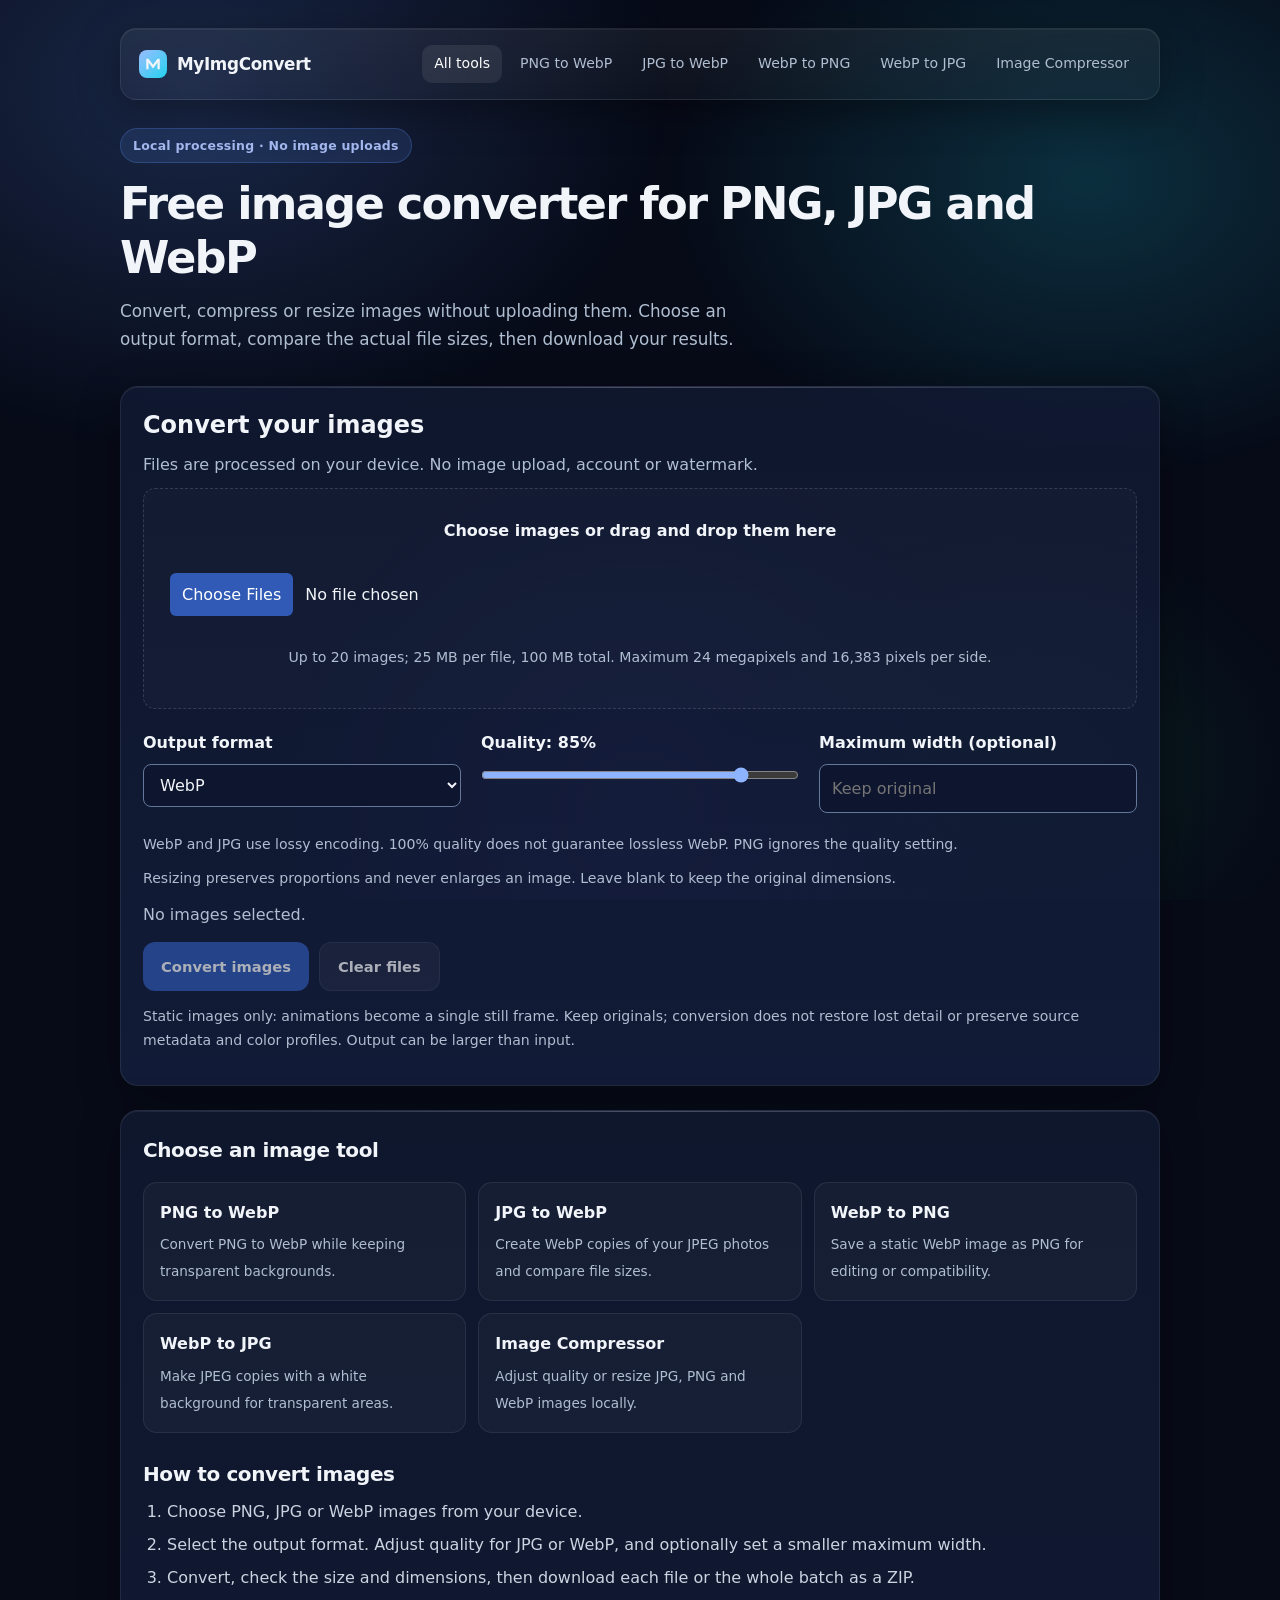
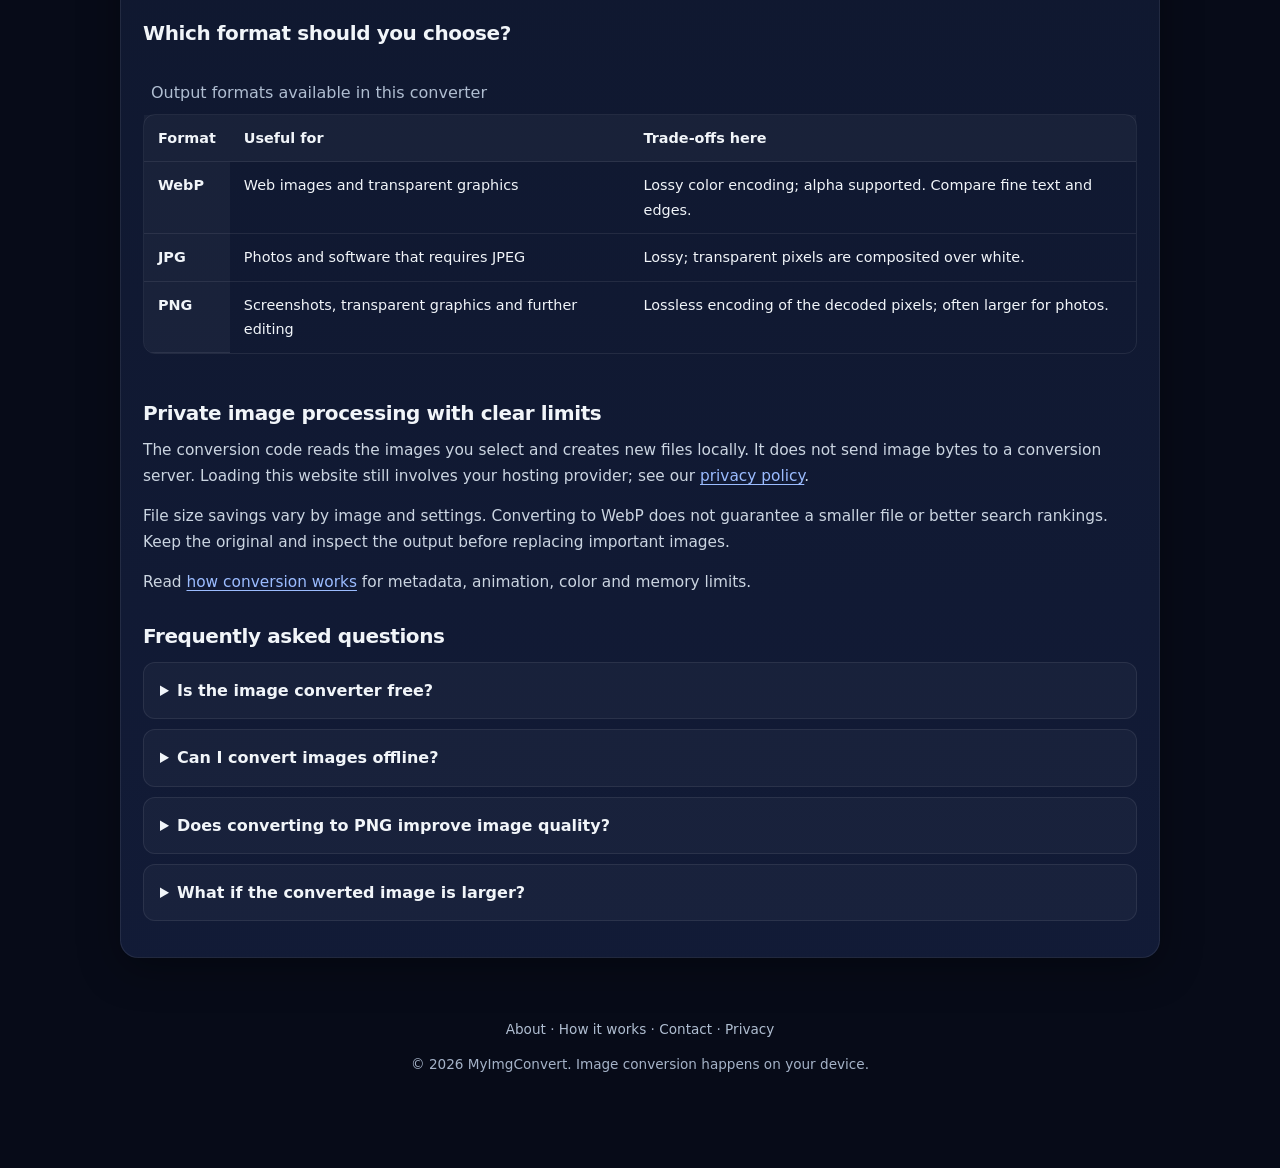
<file: index.html>
<!doctype html>
<html lang="en"><head>
<meta charset="utf-8"><meta name="viewport" content="width=device-width,initial-scale=1">
<title>Free Image Converter: PNG, JPG &amp; WebP | MyImgConvert</title><meta name="description" content="Convert and compress PNG, JPG and WebP images in your browser. Keep images on your device, resize if needed, and download individual files or a ZIP.">
<link rel="canonical" href="https://myimgconvert.com/"><meta name="robots" content="index,follow,max-image-preview:large">
<meta name="theme-color" content="#0e152e"><meta property="og:type" content="website">
<meta property="og:title" content="Free Image Converter: PNG, JPG &amp; WebP | MyImgConvert"><meta property="og:description" content="Convert and compress PNG, JPG and WebP images in your browser. Keep images on your device, resize if needed, and download individual files or a ZIP.">
<meta property="og:url" content="https://myimgconvert.com/"><meta property="og:site_name" content="MyImgConvert">
<meta property="og:image" content="https://myimgconvert.com/og.png"><meta property="og:image:width" content="1200"><meta property="og:image:height" content="630"><meta property="og:image:alt" content="MyImgConvert — private image conversion">
<meta name="twitter:card" content="summary_large_image"><meta name="twitter:title" content="Free Image Converter: PNG, JPG &amp; WebP | MyImgConvert"><meta name="twitter:description" content="Convert and compress PNG, JPG and WebP images in your browser. Keep images on your device, resize if needed, and download individual files or a ZIP."><meta name="twitter:image" content="https://myimgconvert.com/og.png">
<link rel="icon" href="/favicon.svg" type="image/svg+xml"><link rel="stylesheet" href="/style.css">
<script type="application/ld+json">{"@context": "https://schema.org", "@graph": [{"@type": "Organization", "@id": "https://myimgconvert.com/#organization", "name": "MyImgConvert", "url": "https://myimgconvert.com/"}, {"@type": "WebSite", "@id": "https://myimgconvert.com/#website", "name": "MyImgConvert", "url": "https://myimgconvert.com/", "publisher": {"@id": "https://myimgconvert.com/#organization"}}, {"@type": "WebPage", "@id": "https://myimgconvert.com/#webpage", "name": "Free Image Converter: PNG, JPG & WebP | MyImgConvert", "description": "Convert and compress PNG, JPG and WebP images in your browser. Keep images on your device, resize if needed, and download individual files or a ZIP.", "url": "https://myimgconvert.com/", "inLanguage": "en", "isPartOf": {"@id": "https://myimgconvert.com/#website"}, "dateModified": "2026-11-25", "mainEntity": {"@id": "https://myimgconvert.com/#application"}}, {"@type": "WebApplication", "@id": "https://myimgconvert.com/#application", "name": "Free image converter for PNG, JPG and WebP", "url": "https://myimgconvert.com/", "description": "Convert and compress PNG, JPG and WebP images in your browser. Keep images on your device, resize if needed, and download individual files or a ZIP.", "applicationCategory": "MultimediaApplication", "operatingSystem": "Any", "browserRequirements": "Requires JavaScript and Canvas image encoding support", "isAccessibleForFree": true, "offers": {"@type": "Offer", "price": "0", "priceCurrency": "USD"}, "featureList": ["Local image processing", "Up to 20 images per batch", "Individual and ZIP downloads", "Optional resizing"]}]}</script>
</head><body data-format="image/webp">
<a class="skip-link" href="#main">Skip to main content</a><div class="container">
<header class="header"><a class="logo" href="/" aria-label="MyImgConvert home"><i aria-hidden="true"><svg width="18" height="18" viewBox="0 0 24 24" focusable="false"><path d="M3 19V5h3l6 8 6-8h3v14h-3V10l-6 8-6-8v9z" fill="currentColor"/></svg></i> MyImgConvert</a><nav class="nav" aria-label="Image tools"><a href="/" aria-current="page">All tools</a><a href="/png-to-webp.html">PNG to WebP</a><a href="/jpg-to-webp.html">JPG to WebP</a><a href="/webp-to-png.html">WebP to PNG</a><a href="/webp-to-jpg.html">WebP to JPG</a><a href="/image-compressor.html">Image Compressor</a></nav></header>
<main id="main"><section class="hero intro"><div><span class="badge">Local processing · No image uploads</span><h1>Free image converter for PNG, JPG and WebP</h1><p class="lead">Convert, compress or resize images without uploading them. Choose an output format, compare the actual file sizes, then download your results.</p></div></section>
<section class="card tool-card" id="converter" aria-labelledby="tool-heading">
<h2 id="tool-heading">Convert your images</h2>
<p>Files are processed on your device. No image upload, account or watermark.</p>
<noscript><p class="notice">Conversion requires JavaScript. Enable it in your browser to use this tool. The instructions below are available without JavaScript.</p></noscript>
<div class="dropzone" id="dropzone">
<label for="fileInput">Choose images or drag and drop them here</label>
<input id="fileInput" type="file" accept="image/png,image/jpeg,image/webp" multiple aria-describedby="file-limits">
<p id="file-limits">Up to 20 images; 25 MB per file, 100 MB total. Maximum 24 megapixels and 16,383 pixels per side.</p></div>
<div class="controls"><div><label for="outputFormat">Output format</label><select id="outputFormat"><option value="image/webp" selected>WebP</option><option value="image/jpeg">JPG</option><option value="image/png">PNG</option></select></div>
<div><label for="quality">Quality: <output id="qualityVal" for="quality">85%</output></label><input id="quality" type="range" min="10" max="100" value="85" aria-describedby="quality-note"></div>
<div><label for="maxWidth">Maximum width (optional)</label><input id="maxWidth" type="number" min="1" max="16383" step="1" placeholder="Keep original" inputmode="numeric" aria-describedby="resize-note"></div></div>
<p id="quality-note">WebP and JPG use lossy encoding. 100% quality does not guarantee lossless WebP. PNG ignores the quality setting.</p>
<p id="resize-note">Resizing preserves proportions and never enlarges an image. Leave blank to keep the original dimensions.</p>
<p id="selection" role="status" aria-live="polite">No images selected.</p>
<div class="actions"><button class="btn" id="convertBtn" type="button" disabled>Convert images</button><button class="btn ghost" id="clearBtn" type="button" disabled>Clear files</button><button class="btn ghost" id="zipBtn" type="button" hidden>Download all as ZIP</button></div>
<p id="status" role="status" aria-live="polite" aria-atomic="true"></p>
<div id="results" class="results" role="region" aria-label="Converted image downloads"></div>
<p class="small">Static images only: animations become a single still frame. Keep originals; conversion does not restore lost detail or preserve source metadata and color profiles. Output can be larger than input.</p>
</section><div class="card seo article"><h2>Choose an image tool</h2><div class="tools-grid"><a class="tool-link" href="/png-to-webp.html"><b>PNG to WebP</b><span>Convert PNG to WebP while keeping transparent backgrounds.</span></a><a class="tool-link" href="/jpg-to-webp.html"><b>JPG to WebP</b><span>Create WebP copies of your JPEG photos and compare file sizes.</span></a><a class="tool-link" href="/webp-to-png.html"><b>WebP to PNG</b><span>Save a static WebP image as PNG for editing or compatibility.</span></a><a class="tool-link" href="/webp-to-jpg.html"><b>WebP to JPG</b><span>Make JPEG copies with a white background for transparent areas.</span></a><a class="tool-link" href="/image-compressor.html"><b>Image Compressor</b><span>Adjust quality or resize JPG, PNG and WebP images locally.</span></a></div>
<h2>How to convert images</h2><ol><li>Choose PNG, JPG or WebP images from your device.</li><li>Select the output format. Adjust quality for JPG or WebP, and optionally set a smaller maximum width.</li><li>Convert, check the size and dimensions, then download each file or the whole batch as a ZIP.</li></ol>
<h2>Which format should you choose?</h2>
<div class="table-wrap"><table class="table"><caption>Output formats available in this converter</caption><thead><tr><th scope="col">Format</th><th scope="col">Useful for</th><th scope="col">Trade-offs here</th></tr></thead><tbody>
<tr><th scope="row">WebP</th><td>Web images and transparent graphics</td><td>Lossy color encoding; alpha supported. Compare fine text and edges.</td></tr>
<tr><th scope="row">JPG</th><td>Photos and software that requires JPEG</td><td>Lossy; transparent pixels are composited over white.</td></tr>
<tr><th scope="row">PNG</th><td>Screenshots, transparent graphics and further editing</td><td>Lossless encoding of the decoded pixels; often larger for photos.</td></tr>
</tbody></table></div>
<h2>Private image processing with clear limits</h2><p>The conversion code reads the images you select and creates new files locally. It does not send image bytes to a conversion server. Loading this website still involves your hosting provider; see our <a href="/privacy-policy.html">privacy policy</a>.</p>
<p>File size savings vary by image and settings. Converting to WebP does not guarantee a smaller file or better search rankings. Keep the original and inspect the output before replacing important images.</p>
<p>Read <a href="/how-it-works.html">how conversion works</a> for metadata, animation, color and memory limits.</p><section><h2>Frequently asked questions</h2><div class="faq"><details><summary>Is the image converter free?</summary><p>Yes. These browser tools require no account or payment and add no watermark. Each batch is limited to 20 images and 100 MB of input for browser memory management.</p></details><details><summary>Can I convert images offline?</summary><p>Once the page and its conversion script have finished loading, conversion can run without a network connection while that tab remains open. Reopening the site offline is not supported.</p></details><details><summary>Does converting to PNG improve image quality?</summary><p>No. PNG avoids another lossy encoding step, but it cannot restore detail already lost in a JPEG or lossy WebP image.</p></details><details><summary>What if the converted image is larger?</summary><p>The tool reports the increase. Keep the original, lower WebP or JPG quality, or reduce dimensions if appropriate. PNG quality cannot be changed with the quality slider.</p></details></div></section></div></main>
<footer><nav aria-label="Information"><a href="/about.html">About</a> · <a href="/how-it-works.html">How it works</a> · <a href="/contact.html">Contact</a> · <a href="/privacy-policy.html">Privacy</a></nav><p>© 2026 MyImgConvert. Image conversion happens on your device.</p></footer>
</div><script src="/script.js" defer></script></body></html>
</file>
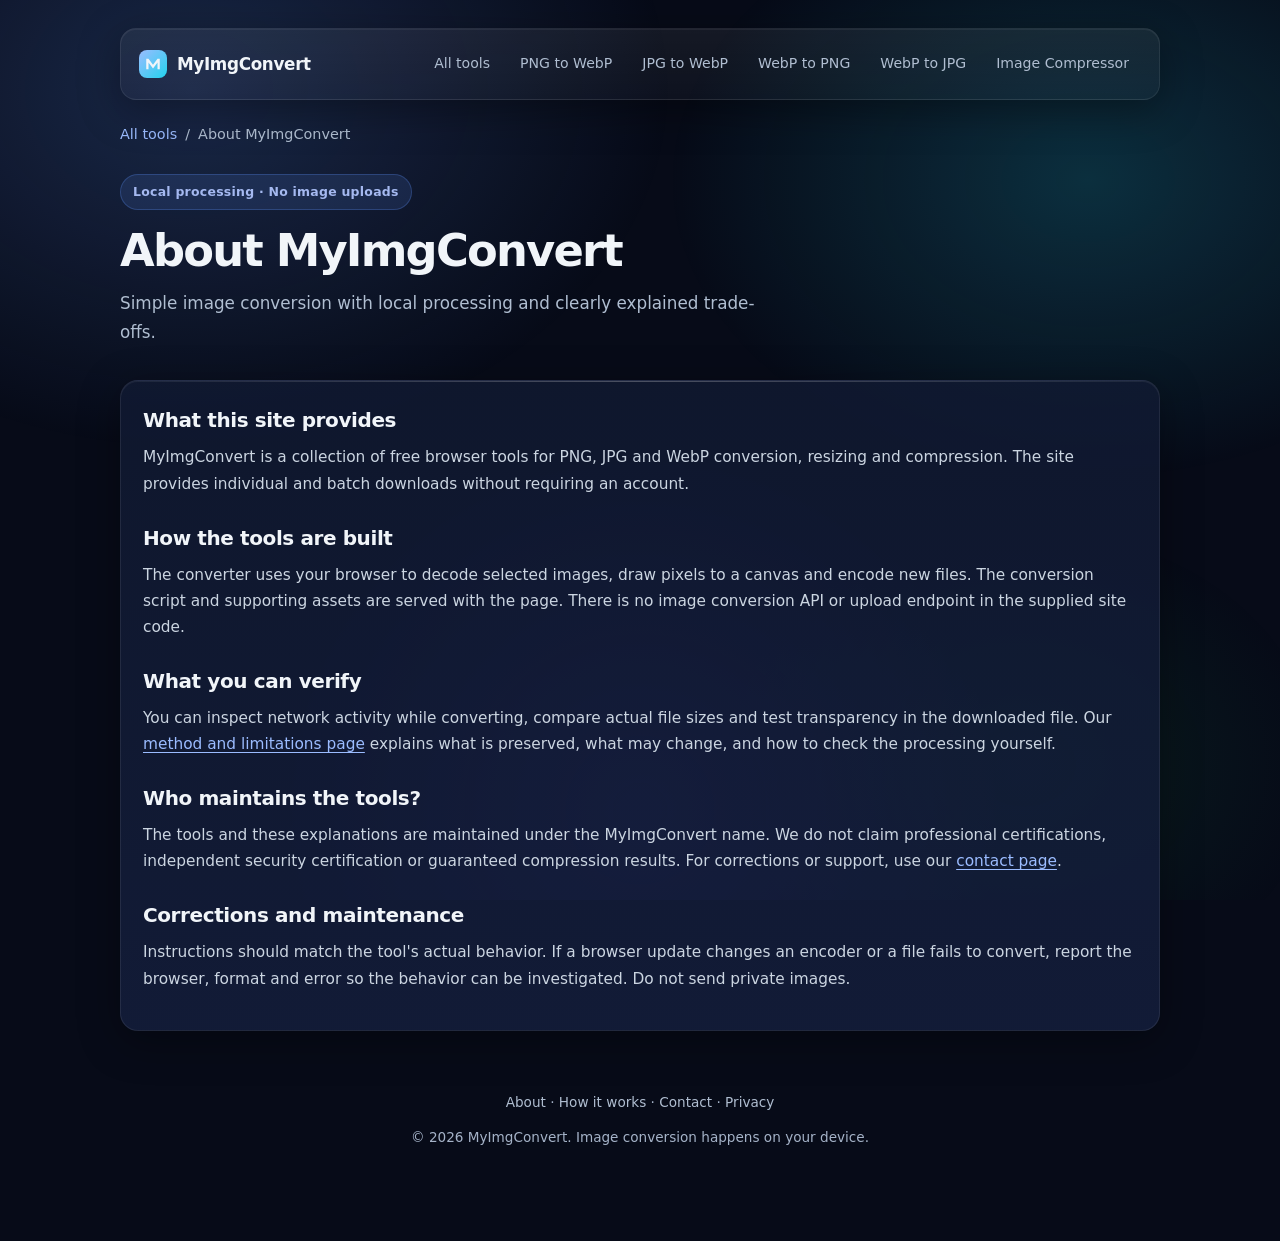
<file: about.html>
<!doctype html>
<html lang="en"><head>
<meta charset="utf-8"><meta name="viewport" content="width=device-width,initial-scale=1">
<title>About MyImgConvert &amp; Its Image Tools</title><meta name="description" content="Learn what MyImgConvert does, how its browser image tools work, and the limits of image conversion, privacy and file size savings.">
<link rel="canonical" href="https://myimgconvert.com/about.html"><meta name="robots" content="index,follow,max-image-preview:large">
<meta name="theme-color" content="#0e152e"><meta property="og:type" content="website">
<meta property="og:title" content="About MyImgConvert &amp; Its Image Tools"><meta property="og:description" content="Learn what MyImgConvert does, how its browser image tools work, and the limits of image conversion, privacy and file size savings.">
<meta property="og:url" content="https://myimgconvert.com/about.html"><meta property="og:site_name" content="MyImgConvert">
<meta property="og:image" content="https://myimgconvert.com/og.png"><meta property="og:image:width" content="1200"><meta property="og:image:height" content="630"><meta property="og:image:alt" content="MyImgConvert — private image conversion">
<meta name="twitter:card" content="summary_large_image"><meta name="twitter:title" content="About MyImgConvert &amp; Its Image Tools"><meta name="twitter:description" content="Learn what MyImgConvert does, how its browser image tools work, and the limits of image conversion, privacy and file size savings."><meta name="twitter:image" content="https://myimgconvert.com/og.png">
<link rel="icon" href="/favicon.svg" type="image/svg+xml"><link rel="stylesheet" href="/style.css">
<script type="application/ld+json">{"@context": "https://schema.org", "@graph": [{"@type": "Organization", "@id": "https://myimgconvert.com/#organization", "name": "MyImgConvert", "url": "https://myimgconvert.com/"}, {"@type": "WebSite", "@id": "https://myimgconvert.com/#website", "name": "MyImgConvert", "url": "https://myimgconvert.com/", "publisher": {"@id": "https://myimgconvert.com/#organization"}}, {"@type": "AboutPage", "@id": "https://myimgconvert.com/about.html#webpage", "name": "About MyImgConvert & Its Image Tools", "description": "Learn what MyImgConvert does, how its browser image tools work, and the limits of image conversion, privacy and file size savings.", "url": "https://myimgconvert.com/about.html", "inLanguage": "en", "isPartOf": {"@id": "https://myimgconvert.com/#website"}, "dateModified": "2026-11-25", "breadcrumb": {"@id": "https://myimgconvert.com/about.html#breadcrumb"}}, {"@type": "BreadcrumbList", "@id": "https://myimgconvert.com/about.html#breadcrumb", "itemListElement": [{"@type": "ListItem", "position": 1, "name": "All tools", "item": "https://myimgconvert.com/"}, {"@type": "ListItem", "position": 2, "name": "About MyImgConvert", "item": "https://myimgconvert.com/about.html"}]}]}</script>
</head><body>
<a class="skip-link" href="#main">Skip to main content</a><div class="container">
<header class="header"><a class="logo" href="/" aria-label="MyImgConvert home"><i aria-hidden="true"><svg width="18" height="18" viewBox="0 0 24 24" focusable="false"><path d="M3 19V5h3l6 8 6-8h3v14h-3V10l-6 8-6-8v9z" fill="currentColor"/></svg></i> MyImgConvert</a><nav class="nav" aria-label="Image tools"><a href="/">All tools</a><a href="/png-to-webp.html">PNG to WebP</a><a href="/jpg-to-webp.html">JPG to WebP</a><a href="/webp-to-png.html">WebP to PNG</a><a href="/webp-to-jpg.html">WebP to JPG</a><a href="/image-compressor.html">Image Compressor</a></nav></header>
<main id="main"><nav class="breadcrumbs" aria-label="Breadcrumb"><a href="/">All tools</a> <span aria-hidden="true">/</span> <span>About MyImgConvert</span></nav><section class="hero intro"><div><span class="badge">Local processing · No image uploads</span><h1>About MyImgConvert</h1><p class="lead">Simple image conversion with local processing and clearly explained trade-offs.</p></div></section>
<div class="card seo article">
<h2>What this site provides</h2><p>MyImgConvert is a collection of free browser tools for PNG, JPG and WebP conversion, resizing and compression. The site provides individual and batch downloads without requiring an account.</p>
<h2>How the tools are built</h2><p>The converter uses your browser to decode selected images, draw pixels to a canvas and encode new files. The conversion script and supporting assets are served with the page. There is no image conversion API or upload endpoint in the supplied site code.</p>
<h2>What you can verify</h2><p>You can inspect network activity while converting, compare actual file sizes and test transparency in the downloaded file. Our <a href="/how-it-works.html">method and limitations page</a> explains what is preserved, what may change, and how to check the processing yourself.</p>
<h2>Who maintains the tools?</h2><p>The tools and these explanations are maintained under the MyImgConvert name. We do not claim professional certifications, independent security certification or guaranteed compression results. For corrections or support, use our <a href="/contact.html">contact page</a>.</p>
<h2>Corrections and maintenance</h2><p>Instructions should match the tool's actual behavior. If a browser update changes an encoder or a file fails to convert, report the browser, format and error so the behavior can be investigated. Do not send private images.</p></div></main>
<footer><nav aria-label="Information"><a href="/about.html">About</a> · <a href="/how-it-works.html">How it works</a> · <a href="/contact.html">Contact</a> · <a href="/privacy-policy.html">Privacy</a></nav><p>© 2026 MyImgConvert. Image conversion happens on your device.</p></footer>
</div></body></html>
</file>
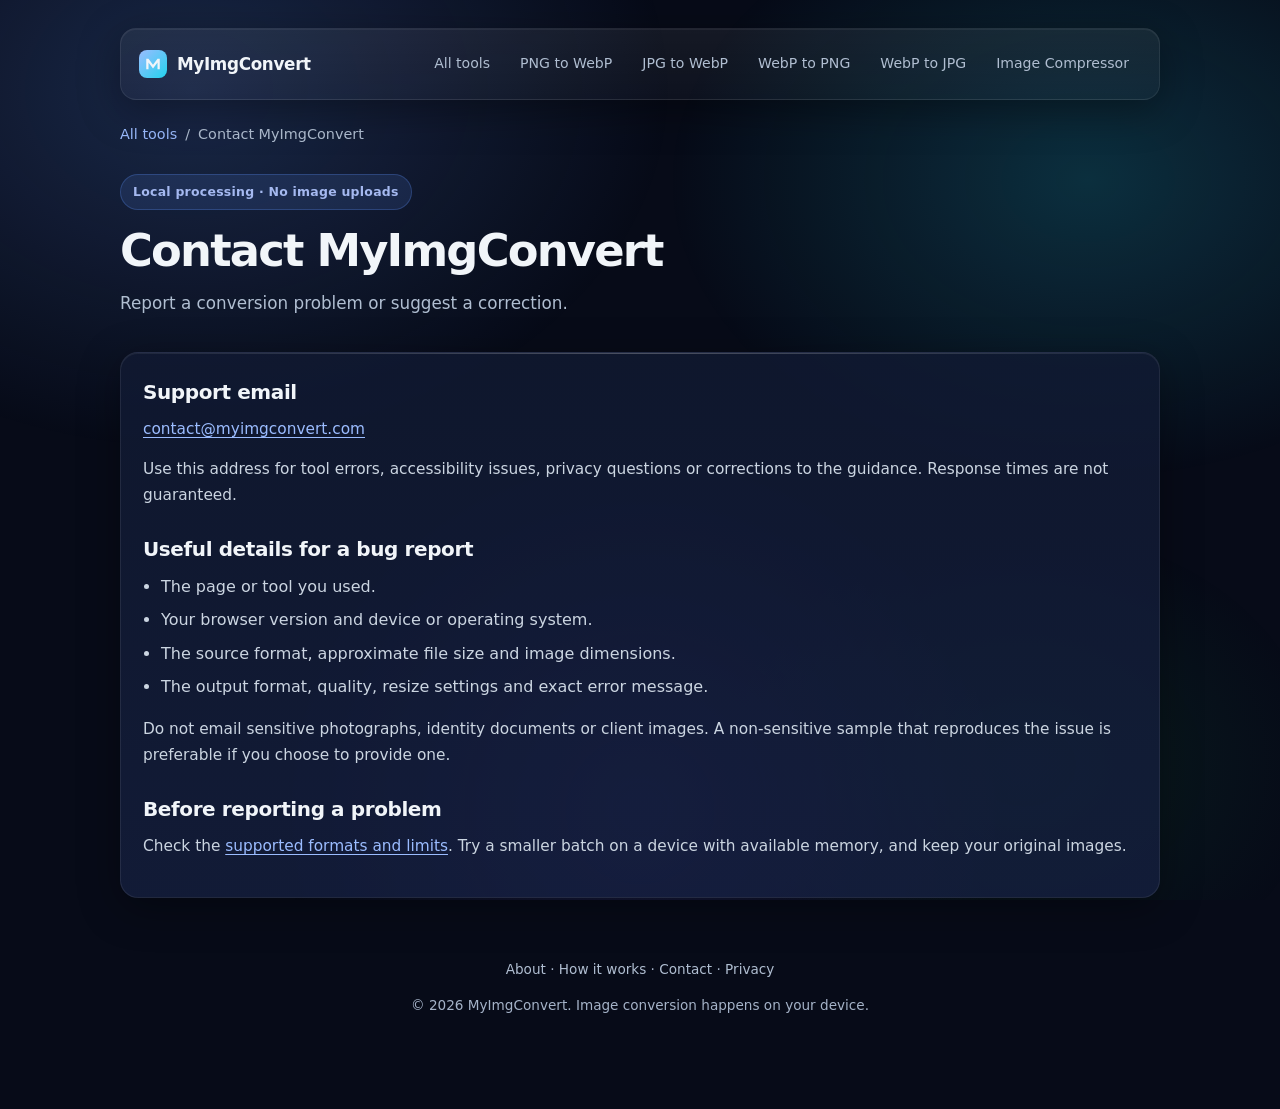
<file: contact.html>
<!doctype html>
<html lang="en"><head>
<meta charset="utf-8"><meta name="viewport" content="width=device-width,initial-scale=1">
<title>Contact MyImgConvert — Support &amp; Corrections</title><meta name="description" content="Contact MyImgConvert about image conversion errors, accessibility problems or corrections. Learn which non-sensitive details help diagnose a bug.">
<link rel="canonical" href="https://myimgconvert.com/contact.html"><meta name="robots" content="index,follow,max-image-preview:large">
<meta name="theme-color" content="#0e152e"><meta property="og:type" content="website">
<meta property="og:title" content="Contact MyImgConvert — Support &amp; Corrections"><meta property="og:description" content="Contact MyImgConvert about image conversion errors, accessibility problems or corrections. Learn which non-sensitive details help diagnose a bug.">
<meta property="og:url" content="https://myimgconvert.com/contact.html"><meta property="og:site_name" content="MyImgConvert">
<meta property="og:image" content="https://myimgconvert.com/og.png"><meta property="og:image:width" content="1200"><meta property="og:image:height" content="630"><meta property="og:image:alt" content="MyImgConvert — private image conversion">
<meta name="twitter:card" content="summary_large_image"><meta name="twitter:title" content="Contact MyImgConvert — Support &amp; Corrections"><meta name="twitter:description" content="Contact MyImgConvert about image conversion errors, accessibility problems or corrections. Learn which non-sensitive details help diagnose a bug."><meta name="twitter:image" content="https://myimgconvert.com/og.png">
<link rel="icon" href="/favicon.svg" type="image/svg+xml"><link rel="stylesheet" href="/style.css">
<script type="application/ld+json">{"@context": "https://schema.org", "@graph": [{"@type": "Organization", "@id": "https://myimgconvert.com/#organization", "name": "MyImgConvert", "url": "https://myimgconvert.com/"}, {"@type": "WebSite", "@id": "https://myimgconvert.com/#website", "name": "MyImgConvert", "url": "https://myimgconvert.com/", "publisher": {"@id": "https://myimgconvert.com/#organization"}}, {"@type": "ContactPage", "@id": "https://myimgconvert.com/contact.html#webpage", "name": "Contact MyImgConvert — Support & Corrections", "description": "Contact MyImgConvert about image conversion errors, accessibility problems or corrections. Learn which non-sensitive details help diagnose a bug.", "url": "https://myimgconvert.com/contact.html", "inLanguage": "en", "isPartOf": {"@id": "https://myimgconvert.com/#website"}, "dateModified": "2026-11-25", "breadcrumb": {"@id": "https://myimgconvert.com/contact.html#breadcrumb"}}, {"@type": "BreadcrumbList", "@id": "https://myimgconvert.com/contact.html#breadcrumb", "itemListElement": [{"@type": "ListItem", "position": 1, "name": "All tools", "item": "https://myimgconvert.com/"}, {"@type": "ListItem", "position": 2, "name": "Contact MyImgConvert", "item": "https://myimgconvert.com/contact.html"}]}]}</script>
</head><body>
<a class="skip-link" href="#main">Skip to main content</a><div class="container">
<header class="header"><a class="logo" href="/" aria-label="MyImgConvert home"><i aria-hidden="true"><svg width="18" height="18" viewBox="0 0 24 24" focusable="false"><path d="M3 19V5h3l6 8 6-8h3v14h-3V10l-6 8-6-8v9z" fill="currentColor"/></svg></i> MyImgConvert</a><nav class="nav" aria-label="Image tools"><a href="/">All tools</a><a href="/png-to-webp.html">PNG to WebP</a><a href="/jpg-to-webp.html">JPG to WebP</a><a href="/webp-to-png.html">WebP to PNG</a><a href="/webp-to-jpg.html">WebP to JPG</a><a href="/image-compressor.html">Image Compressor</a></nav></header>
<main id="main"><nav class="breadcrumbs" aria-label="Breadcrumb"><a href="/">All tools</a> <span aria-hidden="true">/</span> <span>Contact MyImgConvert</span></nav><section class="hero intro"><div><span class="badge">Local processing · No image uploads</span><h1>Contact MyImgConvert</h1><p class="lead">Report a conversion problem or suggest a correction.</p></div></section>
<div class="card seo article">
<h2>Support email</h2><p><a href="mailto:contact@myimgconvert.com">contact@myimgconvert.com</a></p><p>Use this address for tool errors, accessibility issues, privacy questions or corrections to the guidance. Response times are not guaranteed.</p>
<h2>Useful details for a bug report</h2><ul><li>The page or tool you used.</li><li>Your browser version and device or operating system.</li><li>The source format, approximate file size and image dimensions.</li><li>The output format, quality, resize settings and exact error message.</li></ul>
<p>Do not email sensitive photographs, identity documents or client images. A non-sensitive sample that reproduces the issue is preferable if you choose to provide one.</p>
<h2>Before reporting a problem</h2><p>Check the <a href="/how-it-works.html">supported formats and limits</a>. Try a smaller batch on a device with available memory, and keep your original images.</p></div></main>
<footer><nav aria-label="Information"><a href="/about.html">About</a> · <a href="/how-it-works.html">How it works</a> · <a href="/contact.html">Contact</a> · <a href="/privacy-policy.html">Privacy</a></nav><p>© 2026 MyImgConvert. Image conversion happens on your device.</p></footer>
</div></body></html>
</file>
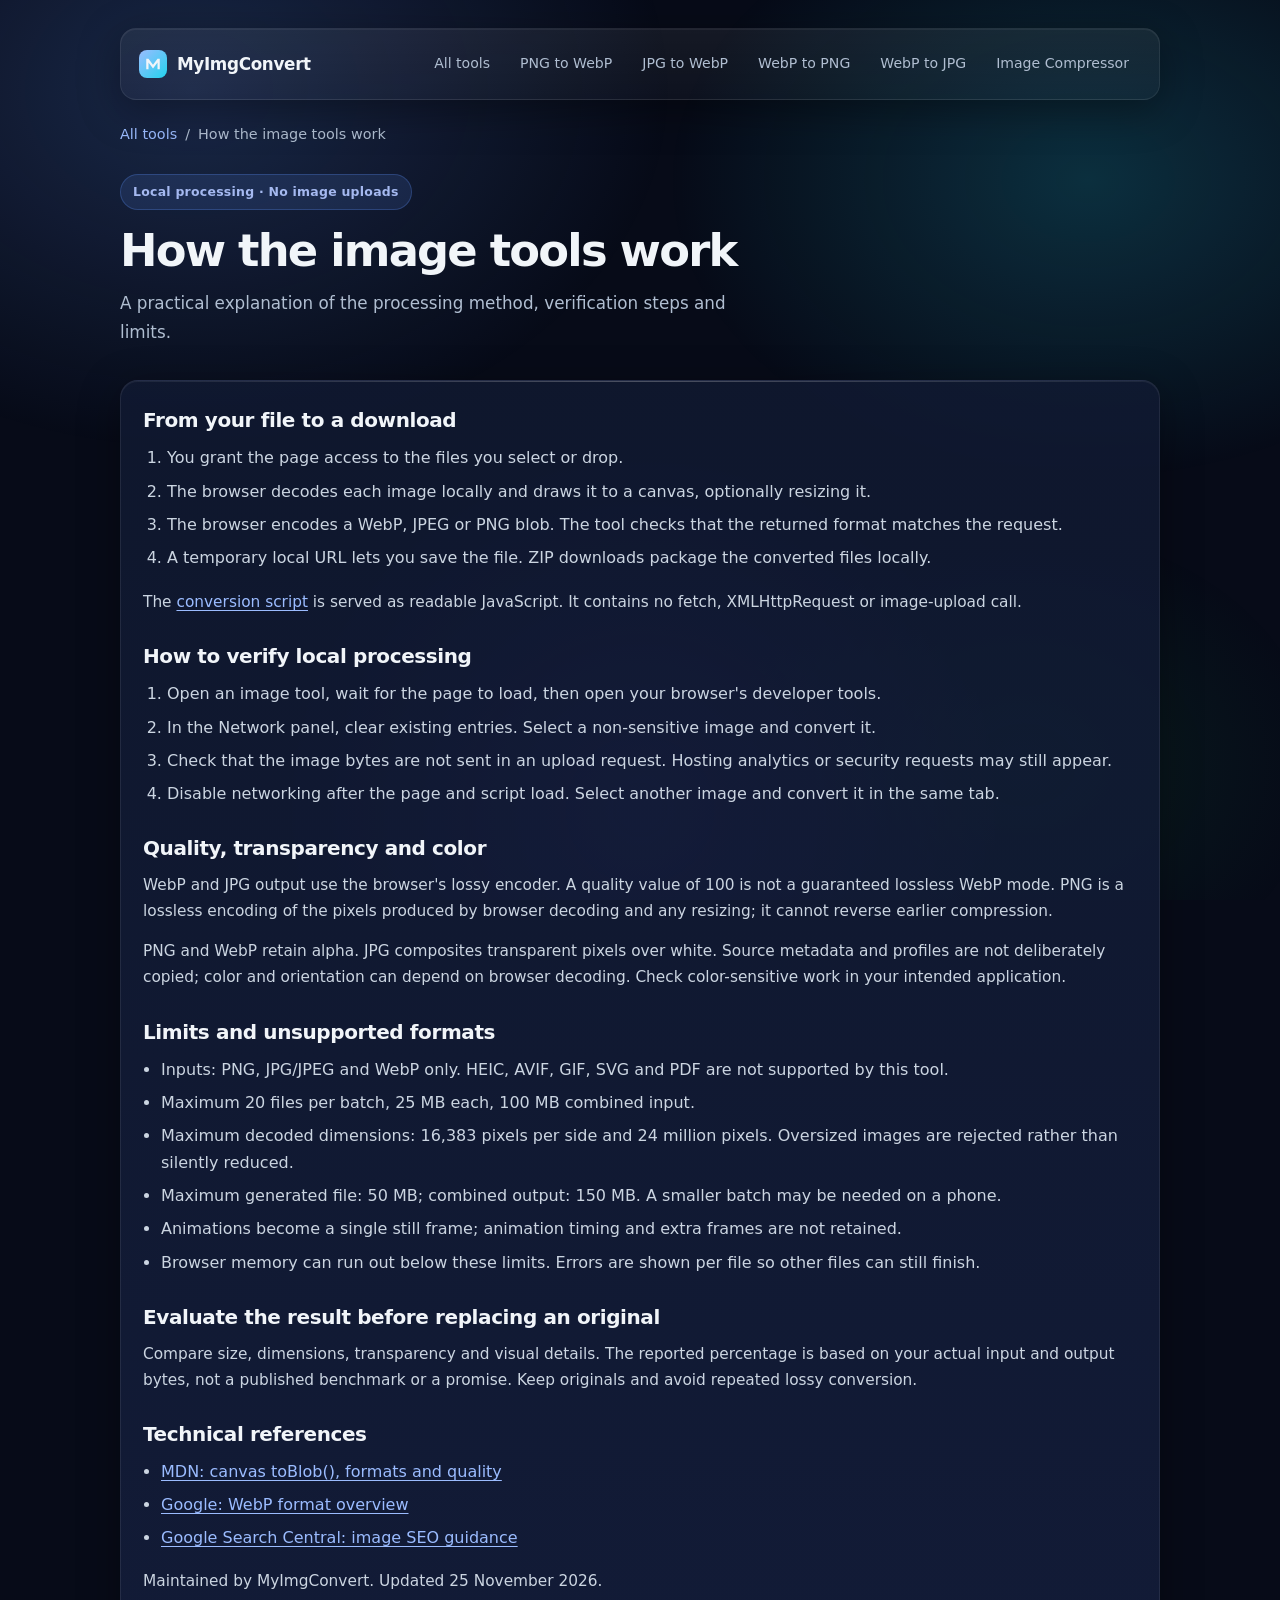
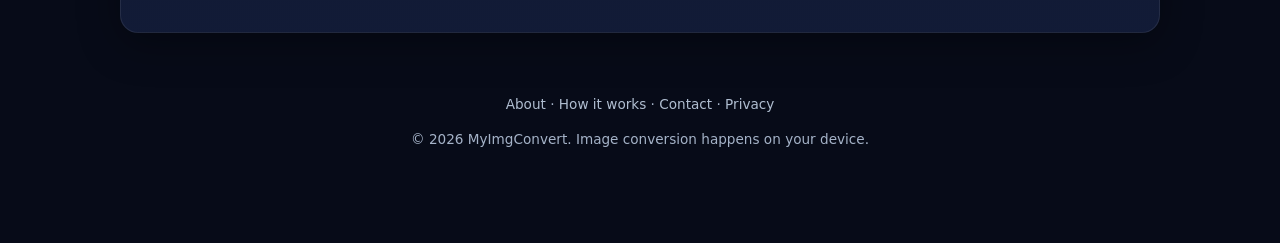
<file: how-it-works.html>
<!doctype html>
<html lang="en"><head>
<meta charset="utf-8"><meta name="viewport" content="width=device-width,initial-scale=1">
<title>How Image Conversion Works &amp; Its Limits | MyImgConvert</title><meta name="description" content="Understand local image conversion, lossy WebP and JPG, PNG export, metadata, animation and browser memory limits. Verify no image upload yourself.">
<link rel="canonical" href="https://myimgconvert.com/how-it-works.html"><meta name="robots" content="index,follow,max-image-preview:large">
<meta name="theme-color" content="#0e152e"><meta property="og:type" content="website">
<meta property="og:title" content="How Image Conversion Works &amp; Its Limits | MyImgConvert"><meta property="og:description" content="Understand local image conversion, lossy WebP and JPG, PNG export, metadata, animation and browser memory limits. Verify no image upload yourself.">
<meta property="og:url" content="https://myimgconvert.com/how-it-works.html"><meta property="og:site_name" content="MyImgConvert">
<meta property="og:image" content="https://myimgconvert.com/og.png"><meta property="og:image:width" content="1200"><meta property="og:image:height" content="630"><meta property="og:image:alt" content="MyImgConvert — private image conversion">
<meta name="twitter:card" content="summary_large_image"><meta name="twitter:title" content="How Image Conversion Works &amp; Its Limits | MyImgConvert"><meta name="twitter:description" content="Understand local image conversion, lossy WebP and JPG, PNG export, metadata, animation and browser memory limits. Verify no image upload yourself."><meta name="twitter:image" content="https://myimgconvert.com/og.png">
<link rel="icon" href="/favicon.svg" type="image/svg+xml"><link rel="stylesheet" href="/style.css">
<script type="application/ld+json">{"@context": "https://schema.org", "@graph": [{"@type": "Organization", "@id": "https://myimgconvert.com/#organization", "name": "MyImgConvert", "url": "https://myimgconvert.com/"}, {"@type": "WebSite", "@id": "https://myimgconvert.com/#website", "name": "MyImgConvert", "url": "https://myimgconvert.com/", "publisher": {"@id": "https://myimgconvert.com/#organization"}}, {"@type": "WebPage", "@id": "https://myimgconvert.com/how-it-works.html#webpage", "name": "How Image Conversion Works & Its Limits | MyImgConvert", "description": "Understand local image conversion, lossy WebP and JPG, PNG export, metadata, animation and browser memory limits. Verify no image upload yourself.", "url": "https://myimgconvert.com/how-it-works.html", "inLanguage": "en", "isPartOf": {"@id": "https://myimgconvert.com/#website"}, "dateModified": "2026-11-25", "breadcrumb": {"@id": "https://myimgconvert.com/how-it-works.html#breadcrumb"}}, {"@type": "BreadcrumbList", "@id": "https://myimgconvert.com/how-it-works.html#breadcrumb", "itemListElement": [{"@type": "ListItem", "position": 1, "name": "All tools", "item": "https://myimgconvert.com/"}, {"@type": "ListItem", "position": 2, "name": "How the image tools work", "item": "https://myimgconvert.com/how-it-works.html"}]}]}</script>
</head><body>
<a class="skip-link" href="#main">Skip to main content</a><div class="container">
<header class="header"><a class="logo" href="/" aria-label="MyImgConvert home"><i aria-hidden="true"><svg width="18" height="18" viewBox="0 0 24 24" focusable="false"><path d="M3 19V5h3l6 8 6-8h3v14h-3V10l-6 8-6-8v9z" fill="currentColor"/></svg></i> MyImgConvert</a><nav class="nav" aria-label="Image tools"><a href="/">All tools</a><a href="/png-to-webp.html">PNG to WebP</a><a href="/jpg-to-webp.html">JPG to WebP</a><a href="/webp-to-png.html">WebP to PNG</a><a href="/webp-to-jpg.html">WebP to JPG</a><a href="/image-compressor.html">Image Compressor</a></nav></header>
<main id="main"><nav class="breadcrumbs" aria-label="Breadcrumb"><a href="/">All tools</a> <span aria-hidden="true">/</span> <span>How the image tools work</span></nav><section class="hero intro"><div><span class="badge">Local processing · No image uploads</span><h1>How the image tools work</h1><p class="lead">A practical explanation of the processing method, verification steps and limits.</p></div></section>
<div class="card seo article">
<h2>From your file to a download</h2><ol><li>You grant the page access to the files you select or drop.</li><li>The browser decodes each image locally and draws it to a canvas, optionally resizing it.</li><li>The browser encodes a WebP, JPEG or PNG blob. The tool checks that the returned format matches the request.</li><li>A temporary local URL lets you save the file. ZIP downloads package the converted files locally.</li></ol>
<p>The <a href="/script.js">conversion script</a> is served as readable JavaScript. It contains no fetch, XMLHttpRequest or image-upload call.</p>
<h2>How to verify local processing</h2><ol><li>Open an image tool, wait for the page to load, then open your browser's developer tools.</li><li>In the Network panel, clear existing entries. Select a non-sensitive image and convert it.</li><li>Check that the image bytes are not sent in an upload request. Hosting analytics or security requests may still appear.</li><li>Disable networking after the page and script load. Select another image and convert it in the same tab.</li></ol>
<h2>Quality, transparency and color</h2><p>WebP and JPG output use the browser's lossy encoder. A quality value of 100 is not a guaranteed lossless WebP mode. PNG is a lossless encoding of the pixels produced by browser decoding and any resizing; it cannot reverse earlier compression.</p><p>PNG and WebP retain alpha. JPG composites transparent pixels over white. Source metadata and profiles are not deliberately copied; color and orientation can depend on browser decoding. Check color-sensitive work in your intended application.</p>
<h2>Limits and unsupported formats</h2><ul><li>Inputs: PNG, JPG/JPEG and WebP only. HEIC, AVIF, GIF, SVG and PDF are not supported by this tool.</li><li>Maximum 20 files per batch, 25 MB each, 100 MB combined input.</li><li>Maximum decoded dimensions: 16,383 pixels per side and 24 million pixels. Oversized images are rejected rather than silently reduced.</li><li>Maximum generated file: 50 MB; combined output: 150 MB. A smaller batch may be needed on a phone.</li><li>Animations become a single still frame; animation timing and extra frames are not retained.</li><li>Browser memory can run out below these limits. Errors are shown per file so other files can still finish.</li></ul>
<h2>Evaluate the result before replacing an original</h2><p>Compare size, dimensions, transparency and visual details. The reported percentage is based on your actual input and output bytes, not a published benchmark or a promise. Keep originals and avoid repeated lossy conversion.</p>
<h2>Technical references</h2><ul><li><a href="https://developer.mozilla.org/en-US/docs/Web/API/HTMLCanvasElement/toBlob">MDN: canvas toBlob(), formats and quality</a></li><li><a href="https://developers.google.com/speed/webp">Google: WebP format overview</a></li><li><a href="https://developers.google.com/search/docs/appearance/google-images">Google Search Central: image SEO guidance</a></li></ul><p class="small">Maintained by MyImgConvert. Updated 25 November 2026.</p></div></main>
<footer><nav aria-label="Information"><a href="/about.html">About</a> · <a href="/how-it-works.html">How it works</a> · <a href="/contact.html">Contact</a> · <a href="/privacy-policy.html">Privacy</a></nav><p>© 2026 MyImgConvert. Image conversion happens on your device.</p></footer>
</div></body></html>
</file>
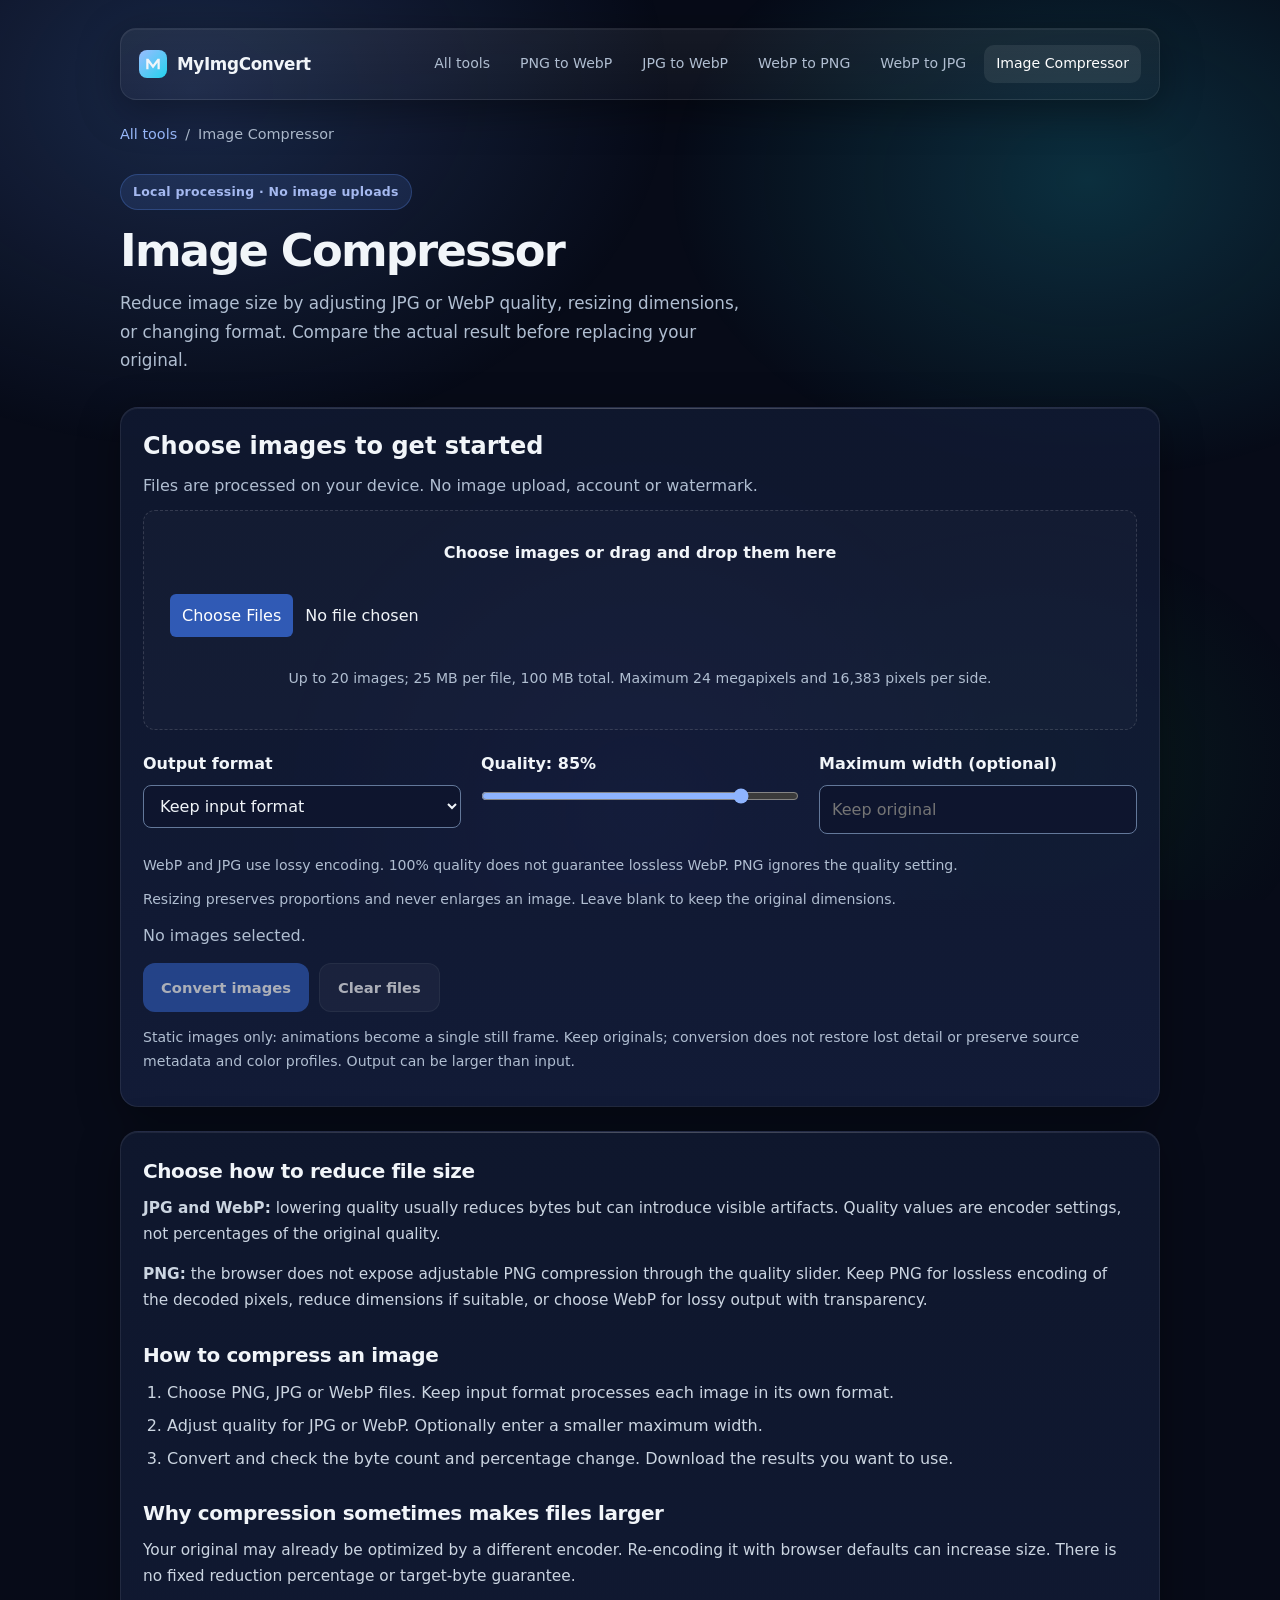
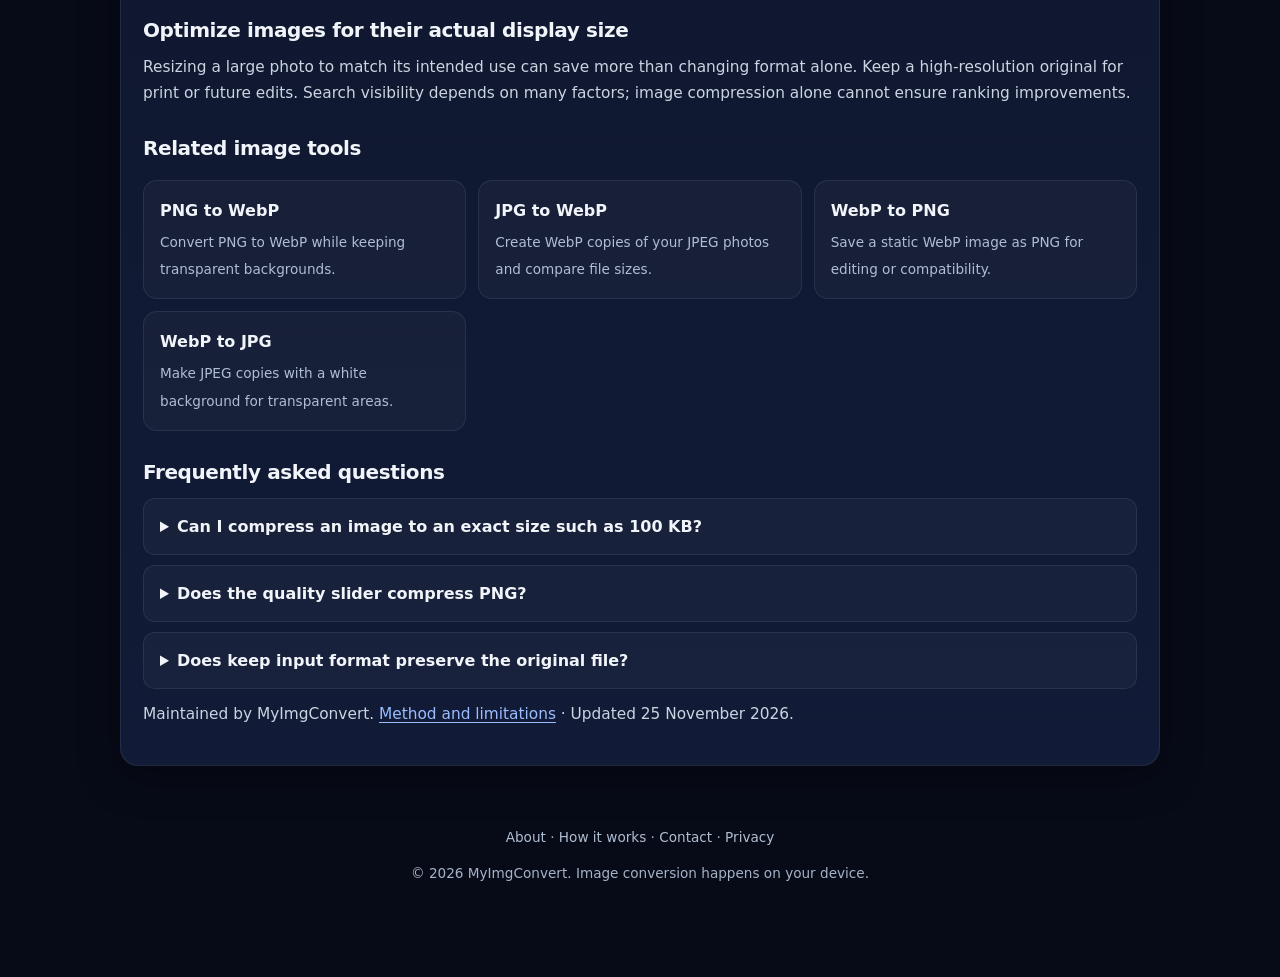
<file: image-compressor.html>
<!doctype html>
<html lang="en"><head>
<meta charset="utf-8"><meta name="viewport" content="width=device-width,initial-scale=1">
<title>Image Compressor for JPG, PNG &amp; WebP | MyImgConvert</title><meta name="description" content="Compress JPG and WebP or resize PNG images in your browser. Choose output format and quality, compare actual file sizes, and download a ZIP.">
<link rel="canonical" href="https://myimgconvert.com/image-compressor.html"><meta name="robots" content="index,follow,max-image-preview:large">
<meta name="theme-color" content="#0e152e"><meta property="og:type" content="website">
<meta property="og:title" content="Image Compressor for JPG, PNG &amp; WebP | MyImgConvert"><meta property="og:description" content="Compress JPG and WebP or resize PNG images in your browser. Choose output format and quality, compare actual file sizes, and download a ZIP.">
<meta property="og:url" content="https://myimgconvert.com/image-compressor.html"><meta property="og:site_name" content="MyImgConvert">
<meta property="og:image" content="https://myimgconvert.com/og.png"><meta property="og:image:width" content="1200"><meta property="og:image:height" content="630"><meta property="og:image:alt" content="MyImgConvert — private image conversion">
<meta name="twitter:card" content="summary_large_image"><meta name="twitter:title" content="Image Compressor for JPG, PNG &amp; WebP | MyImgConvert"><meta name="twitter:description" content="Compress JPG and WebP or resize PNG images in your browser. Choose output format and quality, compare actual file sizes, and download a ZIP."><meta name="twitter:image" content="https://myimgconvert.com/og.png">
<link rel="icon" href="/favicon.svg" type="image/svg+xml"><link rel="stylesheet" href="/style.css">
<script type="application/ld+json">{"@context": "https://schema.org", "@graph": [{"@type": "Organization", "@id": "https://myimgconvert.com/#organization", "name": "MyImgConvert", "url": "https://myimgconvert.com/"}, {"@type": "WebSite", "@id": "https://myimgconvert.com/#website", "name": "MyImgConvert", "url": "https://myimgconvert.com/", "publisher": {"@id": "https://myimgconvert.com/#organization"}}, {"@type": "WebPage", "@id": "https://myimgconvert.com/image-compressor.html#webpage", "name": "Image Compressor for JPG, PNG & WebP | MyImgConvert", "description": "Compress JPG and WebP or resize PNG images in your browser. Choose output format and quality, compare actual file sizes, and download a ZIP.", "url": "https://myimgconvert.com/image-compressor.html", "inLanguage": "en", "isPartOf": {"@id": "https://myimgconvert.com/#website"}, "dateModified": "2026-11-25", "breadcrumb": {"@id": "https://myimgconvert.com/image-compressor.html#breadcrumb"}, "mainEntity": {"@id": "https://myimgconvert.com/image-compressor.html#application"}}, {"@type": "BreadcrumbList", "@id": "https://myimgconvert.com/image-compressor.html#breadcrumb", "itemListElement": [{"@type": "ListItem", "position": 1, "name": "All tools", "item": "https://myimgconvert.com/"}, {"@type": "ListItem", "position": 2, "name": "Image Compressor", "item": "https://myimgconvert.com/image-compressor.html"}]}, {"@type": "WebApplication", "@id": "https://myimgconvert.com/image-compressor.html#application", "name": "Image Compressor", "url": "https://myimgconvert.com/image-compressor.html", "description": "Compress JPG and WebP or resize PNG images in your browser. Choose output format and quality, compare actual file sizes, and download a ZIP.", "applicationCategory": "MultimediaApplication", "operatingSystem": "Any", "browserRequirements": "Requires JavaScript and Canvas image encoding support", "isAccessibleForFree": true, "offers": {"@type": "Offer", "price": "0", "priceCurrency": "USD"}, "featureList": ["Local image processing", "Up to 20 images per batch", "Individual and ZIP downloads", "Optional resizing"]}]}</script>
</head><body data-format="original">
<a class="skip-link" href="#main">Skip to main content</a><div class="container">
<header class="header"><a class="logo" href="/" aria-label="MyImgConvert home"><i aria-hidden="true"><svg width="18" height="18" viewBox="0 0 24 24" focusable="false"><path d="M3 19V5h3l6 8 6-8h3v14h-3V10l-6 8-6-8v9z" fill="currentColor"/></svg></i> MyImgConvert</a><nav class="nav" aria-label="Image tools"><a href="/">All tools</a><a href="/png-to-webp.html">PNG to WebP</a><a href="/jpg-to-webp.html">JPG to WebP</a><a href="/webp-to-png.html">WebP to PNG</a><a href="/webp-to-jpg.html">WebP to JPG</a><a href="/image-compressor.html" aria-current="page">Image Compressor</a></nav></header>
<main id="main"><nav class="breadcrumbs" aria-label="Breadcrumb"><a href="/">All tools</a> <span aria-hidden="true">/</span> <span>Image Compressor</span></nav><section class="hero intro"><div><span class="badge">Local processing · No image uploads</span><h1>Image Compressor</h1><p class="lead">Reduce image size by adjusting JPG or WebP quality, resizing dimensions, or changing format. Compare the actual result before replacing your original.</p></div></section>
<section class="card tool-card" id="converter" aria-labelledby="tool-heading">
<h2 id="tool-heading">Choose images to get started</h2>
<p>Files are processed on your device. No image upload, account or watermark.</p>
<noscript><p class="notice">Conversion requires JavaScript. Enable it in your browser to use this tool. The instructions below are available without JavaScript.</p></noscript>
<div class="dropzone" id="dropzone">
<label for="fileInput">Choose images or drag and drop them here</label>
<input id="fileInput" type="file" accept="image/png,image/jpeg,image/webp" multiple aria-describedby="file-limits">
<p id="file-limits">Up to 20 images; 25 MB per file, 100 MB total. Maximum 24 megapixels and 16,383 pixels per side.</p></div>
<div class="controls"><div><label for="outputFormat">Output format</label><select id="outputFormat"><option value="original">Keep input format</option><option value="image/webp">WebP</option><option value="image/jpeg">JPG</option><option value="image/png">PNG</option></select></div>
<div><label for="quality">Quality: <output id="qualityVal" for="quality">85%</output></label><input id="quality" type="range" min="10" max="100" value="85" aria-describedby="quality-note"></div>
<div><label for="maxWidth">Maximum width (optional)</label><input id="maxWidth" type="number" min="1" max="16383" step="1" placeholder="Keep original" inputmode="numeric" aria-describedby="resize-note"></div></div>
<p id="quality-note">WebP and JPG use lossy encoding. 100% quality does not guarantee lossless WebP. PNG ignores the quality setting.</p>
<p id="resize-note">Resizing preserves proportions and never enlarges an image. Leave blank to keep the original dimensions.</p>
<p id="selection" role="status" aria-live="polite">No images selected.</p>
<div class="actions"><button class="btn" id="convertBtn" type="button" disabled>Convert images</button><button class="btn ghost" id="clearBtn" type="button" disabled>Clear files</button><button class="btn ghost" id="zipBtn" type="button" hidden>Download all as ZIP</button></div>
<p id="status" role="status" aria-live="polite" aria-atomic="true"></p>
<div id="results" class="results" role="region" aria-label="Converted image downloads"></div>
<p class="small">Static images only: animations become a single still frame. Keep originals; conversion does not restore lost detail or preserve source metadata and color profiles. Output can be larger than input.</p>
</section><div class="card seo article"><h2>Choose how to reduce file size</h2><p><strong>JPG and WebP:</strong> lowering quality usually reduces bytes but can introduce visible artifacts. Quality values are encoder settings, not percentages of the original quality.</p><p><strong>PNG:</strong> the browser does not expose adjustable PNG compression through the quality slider. Keep PNG for lossless encoding of the decoded pixels, reduce dimensions if suitable, or choose WebP for lossy output with transparency.</p>
<h2>How to compress an image</h2><ol><li>Choose PNG, JPG or WebP files. Keep input format processes each image in its own format.</li><li>Adjust quality for JPG or WebP. Optionally enter a smaller maximum width.</li><li>Convert and check the byte count and percentage change. Download the results you want to use.</li></ol>
<h2>Why compression sometimes makes files larger</h2><p>Your original may already be optimized by a different encoder. Re-encoding it with browser defaults can increase size. There is no fixed reduction percentage or target-byte guarantee.</p>
<h2>Optimize images for their actual display size</h2><p>Resizing a large photo to match its intended use can save more than changing format alone. Keep a high-resolution original for print or future edits. Search visibility depends on many factors; image compression alone cannot ensure ranking improvements.</p><h2>Related image tools</h2><div class="tools-grid"><a class="tool-link" href="/png-to-webp.html"><b>PNG to WebP</b><span>Convert PNG to WebP while keeping transparent backgrounds.</span></a><a class="tool-link" href="/jpg-to-webp.html"><b>JPG to WebP</b><span>Create WebP copies of your JPEG photos and compare file sizes.</span></a><a class="tool-link" href="/webp-to-png.html"><b>WebP to PNG</b><span>Save a static WebP image as PNG for editing or compatibility.</span></a><a class="tool-link" href="/webp-to-jpg.html"><b>WebP to JPG</b><span>Make JPEG copies with a white background for transparent areas.</span></a></div><section><h2>Frequently asked questions</h2><div class="faq"><details><summary>Can I compress an image to an exact size such as 100 KB?</summary><p>This tool does not target an exact byte size. Lower JPG or WebP quality or reduce maximum width, convert again and check the resulting size.</p></details><details><summary>Does the quality slider compress PNG?</summary><p>No. Browser PNG export ignores that setting. Resize the PNG or choose a different output format if appropriate.</p></details><details><summary>Does keep input format preserve the original file?</summary><p>It keeps the format, not the original bytes. The image is decoded and re-encoded; metadata and color handling can change. Your original file on disk is not modified.</p></details></div></section><p class="small">Maintained by MyImgConvert. <a href="/how-it-works.html">Method and limitations</a> · Updated 25 November 2026.</p></div></main>
<footer><nav aria-label="Information"><a href="/about.html">About</a> · <a href="/how-it-works.html">How it works</a> · <a href="/contact.html">Contact</a> · <a href="/privacy-policy.html">Privacy</a></nav><p>© 2026 MyImgConvert. Image conversion happens on your device.</p></footer>
</div><script src="/script.js" defer></script></body></html>
</file>
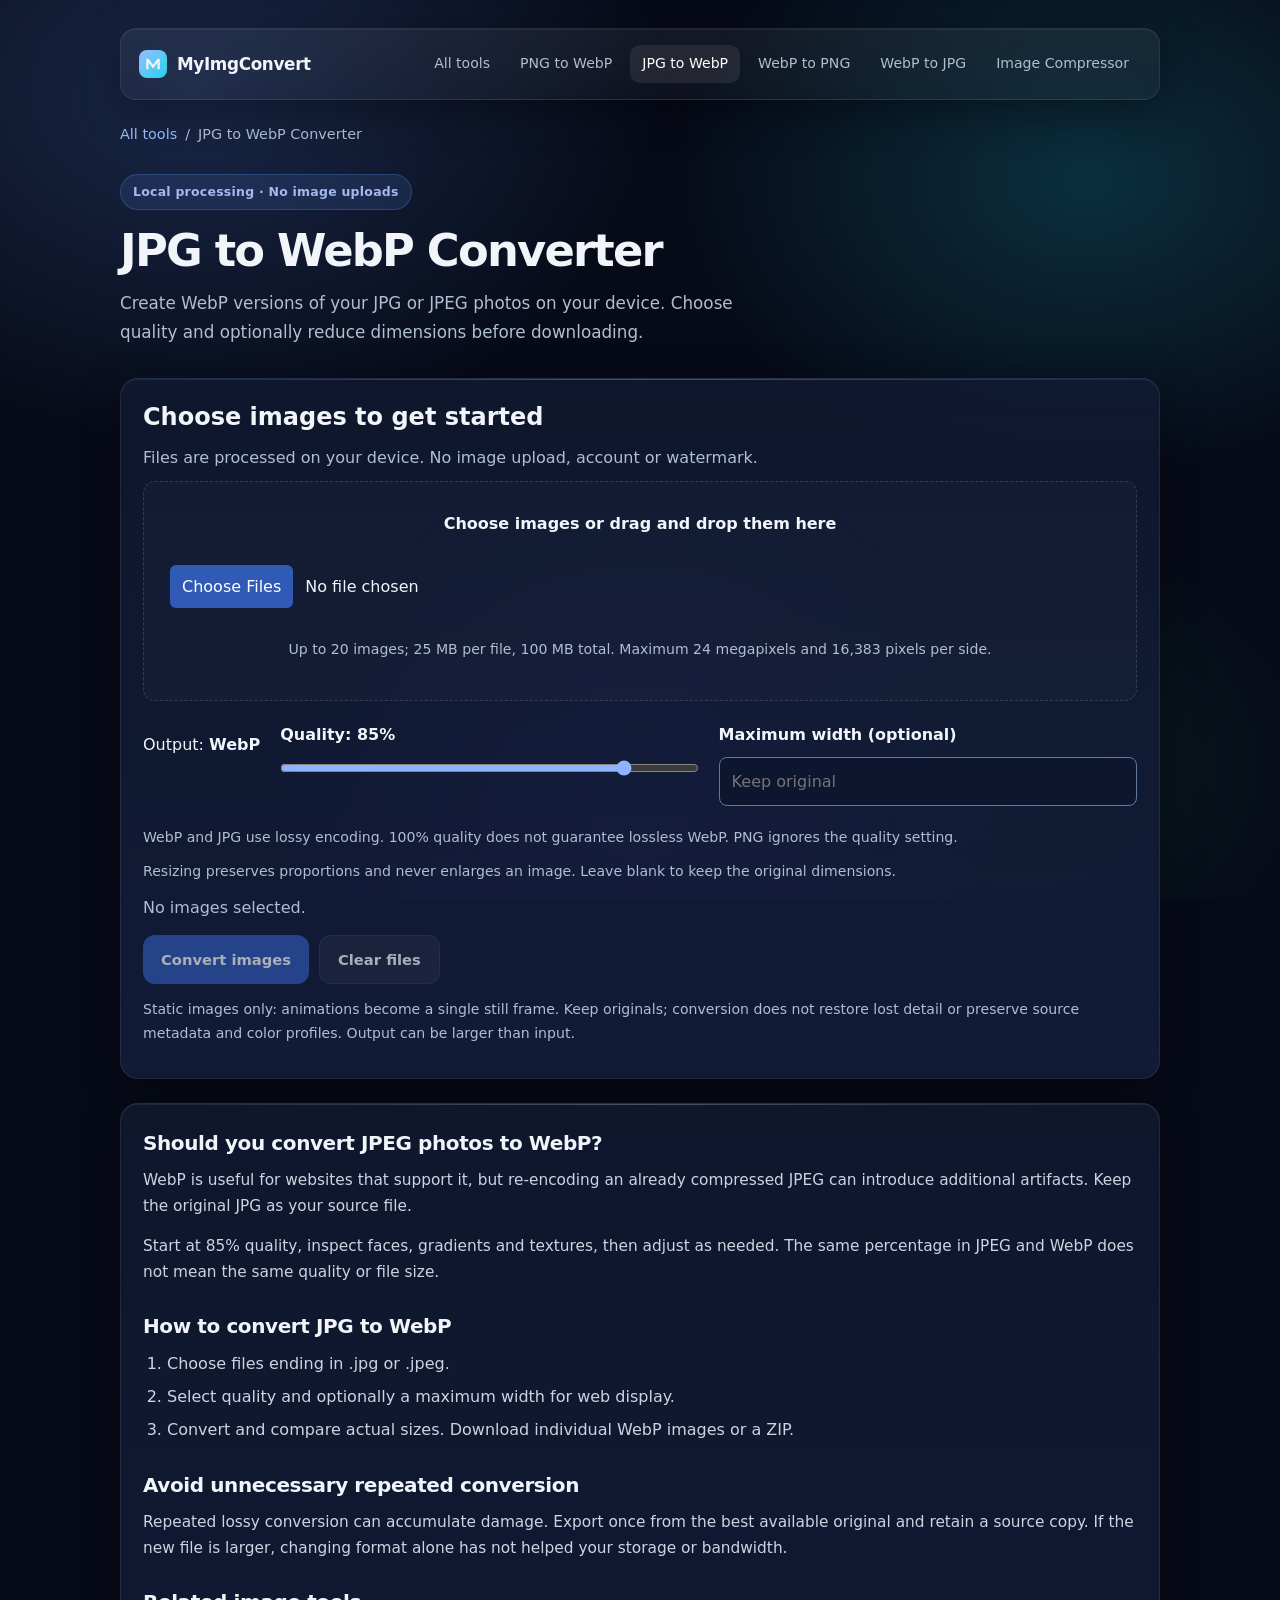
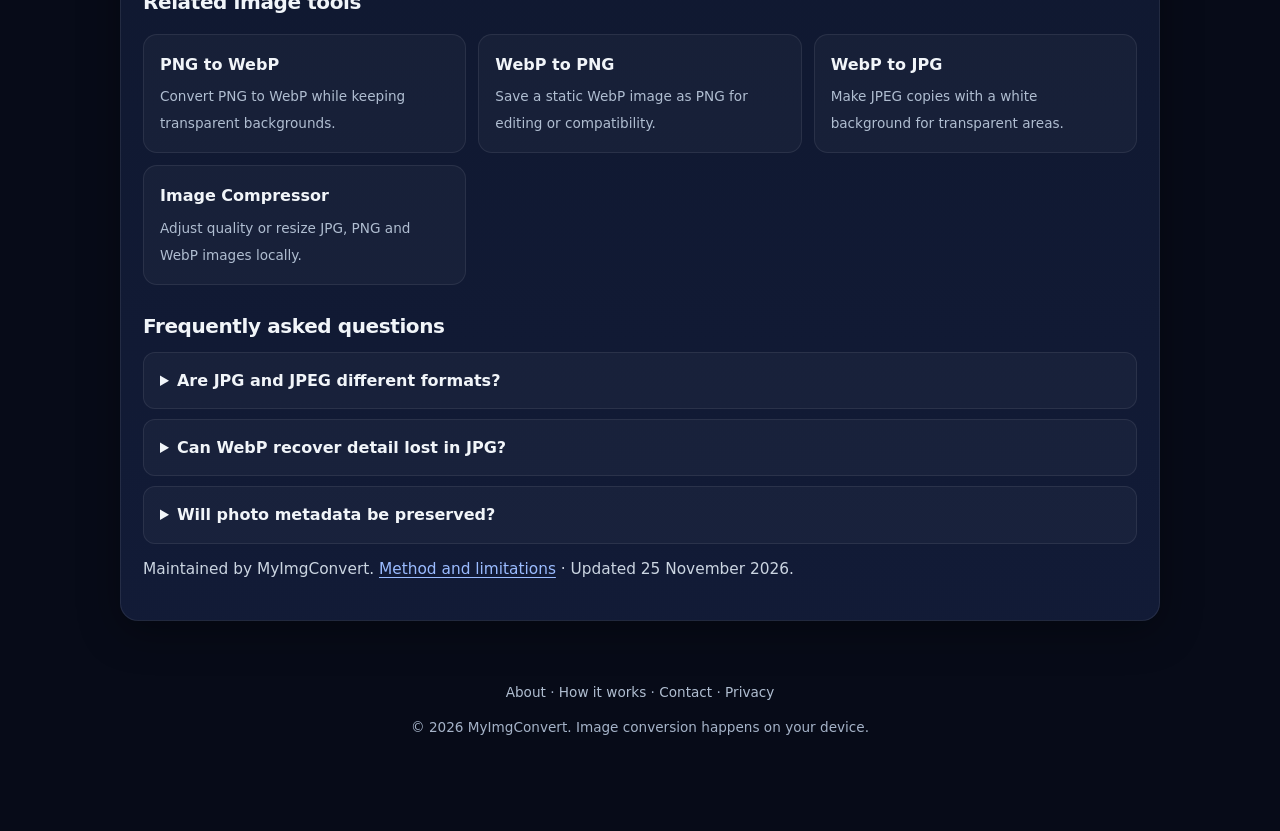
<file: jpg-to-webp.html>
<!doctype html>
<html lang="en"><head>
<meta charset="utf-8"><meta name="viewport" content="width=device-width,initial-scale=1">
<title>JPG to WebP Converter — Free &amp; Local | MyImgConvert</title><meta name="description" content="Convert JPG and JPEG photos to WebP without uploading images. Adjust quality, resize optionally, compare sizes, and download files or a ZIP.">
<link rel="canonical" href="https://myimgconvert.com/jpg-to-webp.html"><meta name="robots" content="index,follow,max-image-preview:large">
<meta name="theme-color" content="#0e152e"><meta property="og:type" content="website">
<meta property="og:title" content="JPG to WebP Converter — Free &amp; Local | MyImgConvert"><meta property="og:description" content="Convert JPG and JPEG photos to WebP without uploading images. Adjust quality, resize optionally, compare sizes, and download files or a ZIP.">
<meta property="og:url" content="https://myimgconvert.com/jpg-to-webp.html"><meta property="og:site_name" content="MyImgConvert">
<meta property="og:image" content="https://myimgconvert.com/og.png"><meta property="og:image:width" content="1200"><meta property="og:image:height" content="630"><meta property="og:image:alt" content="MyImgConvert — private image conversion">
<meta name="twitter:card" content="summary_large_image"><meta name="twitter:title" content="JPG to WebP Converter — Free &amp; Local | MyImgConvert"><meta name="twitter:description" content="Convert JPG and JPEG photos to WebP without uploading images. Adjust quality, resize optionally, compare sizes, and download files or a ZIP."><meta name="twitter:image" content="https://myimgconvert.com/og.png">
<link rel="icon" href="/favicon.svg" type="image/svg+xml"><link rel="stylesheet" href="/style.css">
<script type="application/ld+json">{"@context": "https://schema.org", "@graph": [{"@type": "Organization", "@id": "https://myimgconvert.com/#organization", "name": "MyImgConvert", "url": "https://myimgconvert.com/"}, {"@type": "WebSite", "@id": "https://myimgconvert.com/#website", "name": "MyImgConvert", "url": "https://myimgconvert.com/", "publisher": {"@id": "https://myimgconvert.com/#organization"}}, {"@type": "WebPage", "@id": "https://myimgconvert.com/jpg-to-webp.html#webpage", "name": "JPG to WebP Converter — Free & Local | MyImgConvert", "description": "Convert JPG and JPEG photos to WebP without uploading images. Adjust quality, resize optionally, compare sizes, and download files or a ZIP.", "url": "https://myimgconvert.com/jpg-to-webp.html", "inLanguage": "en", "isPartOf": {"@id": "https://myimgconvert.com/#website"}, "dateModified": "2026-11-25", "breadcrumb": {"@id": "https://myimgconvert.com/jpg-to-webp.html#breadcrumb"}, "mainEntity": {"@id": "https://myimgconvert.com/jpg-to-webp.html#application"}}, {"@type": "BreadcrumbList", "@id": "https://myimgconvert.com/jpg-to-webp.html#breadcrumb", "itemListElement": [{"@type": "ListItem", "position": 1, "name": "All tools", "item": "https://myimgconvert.com/"}, {"@type": "ListItem", "position": 2, "name": "JPG to WebP Converter", "item": "https://myimgconvert.com/jpg-to-webp.html"}]}, {"@type": "WebApplication", "@id": "https://myimgconvert.com/jpg-to-webp.html#application", "name": "JPG to WebP Converter", "url": "https://myimgconvert.com/jpg-to-webp.html", "description": "Convert JPG and JPEG photos to WebP without uploading images. Adjust quality, resize optionally, compare sizes, and download files or a ZIP.", "applicationCategory": "MultimediaApplication", "operatingSystem": "Any", "browserRequirements": "Requires JavaScript and Canvas image encoding support", "isAccessibleForFree": true, "offers": {"@type": "Offer", "price": "0", "priceCurrency": "USD"}, "featureList": ["Local image processing", "Up to 20 images per batch", "Individual and ZIP downloads", "Optional resizing"]}]}</script>
</head><body data-format="image/webp">
<a class="skip-link" href="#main">Skip to main content</a><div class="container">
<header class="header"><a class="logo" href="/" aria-label="MyImgConvert home"><i aria-hidden="true"><svg width="18" height="18" viewBox="0 0 24 24" focusable="false"><path d="M3 19V5h3l6 8 6-8h3v14h-3V10l-6 8-6-8v9z" fill="currentColor"/></svg></i> MyImgConvert</a><nav class="nav" aria-label="Image tools"><a href="/">All tools</a><a href="/png-to-webp.html">PNG to WebP</a><a href="/jpg-to-webp.html" aria-current="page">JPG to WebP</a><a href="/webp-to-png.html">WebP to PNG</a><a href="/webp-to-jpg.html">WebP to JPG</a><a href="/image-compressor.html">Image Compressor</a></nav></header>
<main id="main"><nav class="breadcrumbs" aria-label="Breadcrumb"><a href="/">All tools</a> <span aria-hidden="true">/</span> <span>JPG to WebP Converter</span></nav><section class="hero intro"><div><span class="badge">Local processing · No image uploads</span><h1>JPG to WebP Converter</h1><p class="lead">Create WebP versions of your JPG or JPEG photos on your device. Choose quality and optionally reduce dimensions before downloading.</p></div></section>
<section class="card tool-card" id="converter" aria-labelledby="tool-heading">
<h2 id="tool-heading">Choose images to get started</h2>
<p>Files are processed on your device. No image upload, account or watermark.</p>
<noscript><p class="notice">Conversion requires JavaScript. Enable it in your browser to use this tool. The instructions below are available without JavaScript.</p></noscript>
<div class="dropzone" id="dropzone">
<label for="fileInput">Choose images or drag and drop them here</label>
<input id="fileInput" type="file" accept="image/jpeg" multiple aria-describedby="file-limits">
<p id="file-limits">Up to 20 images; 25 MB per file, 100 MB total. Maximum 24 megapixels and 16,383 pixels per side.</p></div>
<div class="controls"><p>Output: <strong>WebP</strong></p>
<div><label for="quality">Quality: <output id="qualityVal" for="quality">85%</output></label><input id="quality" type="range" min="10" max="100" value="85" aria-describedby="quality-note"></div>
<div><label for="maxWidth">Maximum width (optional)</label><input id="maxWidth" type="number" min="1" max="16383" step="1" placeholder="Keep original" inputmode="numeric" aria-describedby="resize-note"></div></div>
<p id="quality-note">WebP and JPG use lossy encoding. 100% quality does not guarantee lossless WebP. PNG ignores the quality setting.</p>
<p id="resize-note">Resizing preserves proportions and never enlarges an image. Leave blank to keep the original dimensions.</p>
<p id="selection" role="status" aria-live="polite">No images selected.</p>
<div class="actions"><button class="btn" id="convertBtn" type="button" disabled>Convert images</button><button class="btn ghost" id="clearBtn" type="button" disabled>Clear files</button><button class="btn ghost" id="zipBtn" type="button" hidden>Download all as ZIP</button></div>
<p id="status" role="status" aria-live="polite" aria-atomic="true"></p>
<div id="results" class="results" role="region" aria-label="Converted image downloads"></div>
<p class="small">Static images only: animations become a single still frame. Keep originals; conversion does not restore lost detail or preserve source metadata and color profiles. Output can be larger than input.</p>
</section><div class="card seo article"><h2>Should you convert JPEG photos to WebP?</h2><p>WebP is useful for websites that support it, but re-encoding an already compressed JPEG can introduce additional artifacts. Keep the original JPG as your source file.</p><p>Start at 85% quality, inspect faces, gradients and textures, then adjust as needed. The same percentage in JPEG and WebP does not mean the same quality or file size.</p>
<h2>How to convert JPG to WebP</h2><ol><li>Choose files ending in .jpg or .jpeg.</li><li>Select quality and optionally a maximum width for web display.</li><li>Convert and compare actual sizes. Download individual WebP images or a ZIP.</li></ol>
<h2>Avoid unnecessary repeated conversion</h2><p>Repeated lossy conversion can accumulate damage. Export once from the best available original and retain a source copy. If the new file is larger, changing format alone has not helped your storage or bandwidth.</p><h2>Related image tools</h2><div class="tools-grid"><a class="tool-link" href="/png-to-webp.html"><b>PNG to WebP</b><span>Convert PNG to WebP while keeping transparent backgrounds.</span></a><a class="tool-link" href="/webp-to-png.html"><b>WebP to PNG</b><span>Save a static WebP image as PNG for editing or compatibility.</span></a><a class="tool-link" href="/webp-to-jpg.html"><b>WebP to JPG</b><span>Make JPEG copies with a white background for transparent areas.</span></a><a class="tool-link" href="/image-compressor.html"><b>Image Compressor</b><span>Adjust quality or resize JPG, PNG and WebP images locally.</span></a></div><section><h2>Frequently asked questions</h2><div class="faq"><details><summary>Are JPG and JPEG different formats?</summary><p>No. JPG and JPEG are filename extensions for the same image format; both are accepted here.</p></details><details><summary>Can WebP recover detail lost in JPG?</summary><p>No. Converting cannot recover detail already discarded by JPEG compression. A new lossy encoding may introduce further changes.</p></details><details><summary>Will photo metadata be preserved?</summary><p>Source EXIF, GPS and other metadata are not deliberately copied. Browser decoding and encoding can change color handling; inspect important photos and retain originals.</p></details></div></section><p class="small">Maintained by MyImgConvert. <a href="/how-it-works.html">Method and limitations</a> · Updated 25 November 2026.</p></div></main>
<footer><nav aria-label="Information"><a href="/about.html">About</a> · <a href="/how-it-works.html">How it works</a> · <a href="/contact.html">Contact</a> · <a href="/privacy-policy.html">Privacy</a></nav><p>© 2026 MyImgConvert. Image conversion happens on your device.</p></footer>
</div><script src="/script.js" defer></script></body></html>
</file>
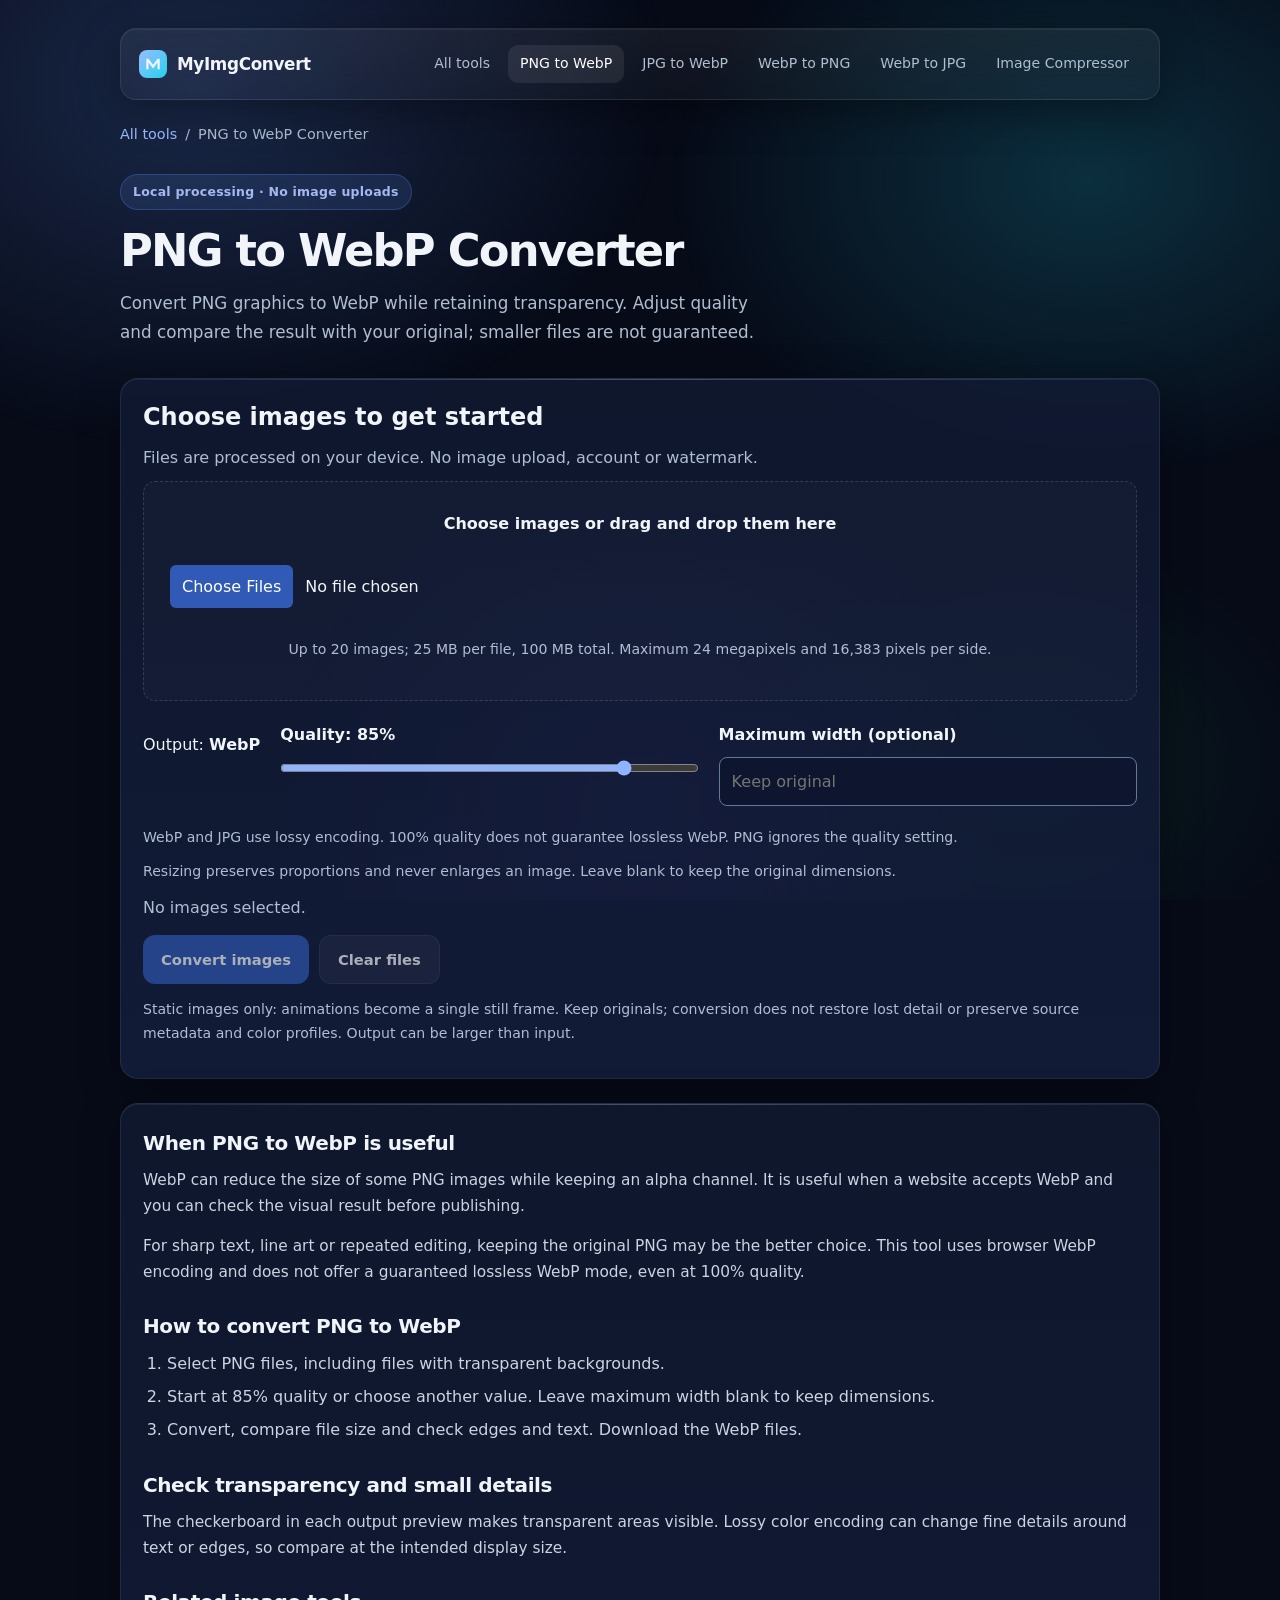
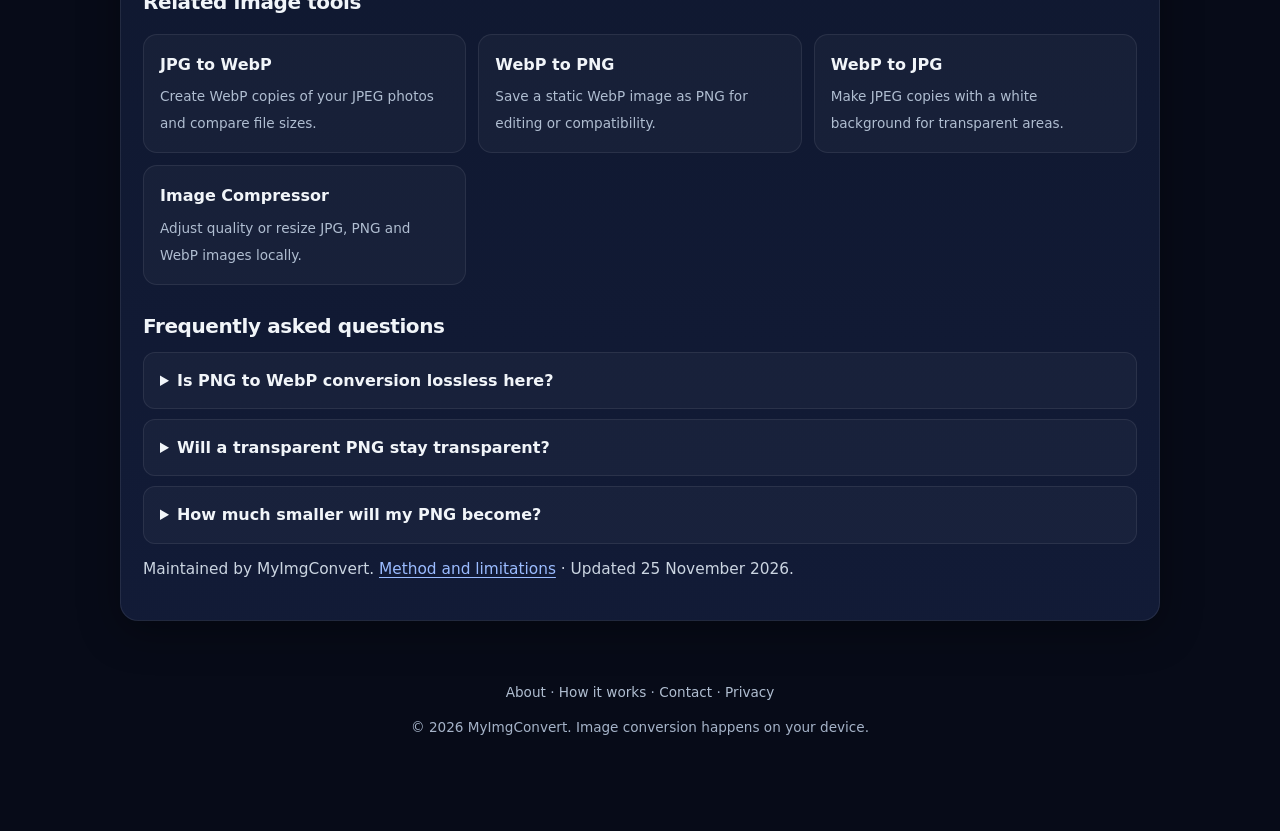
<file: png-to-webp.html>
<!doctype html>
<html lang="en"><head>
<meta charset="utf-8"><meta name="viewport" content="width=device-width,initial-scale=1">
<title>PNG to WebP Converter — Keep Transparency | MyImgConvert</title><meta name="description" content="Convert PNG to WebP locally in your browser. Preserve transparency, adjust lossy quality, optionally resize, and download a batch as ZIP.">
<link rel="canonical" href="https://myimgconvert.com/png-to-webp.html"><meta name="robots" content="index,follow,max-image-preview:large">
<meta name="theme-color" content="#0e152e"><meta property="og:type" content="website">
<meta property="og:title" content="PNG to WebP Converter — Keep Transparency | MyImgConvert"><meta property="og:description" content="Convert PNG to WebP locally in your browser. Preserve transparency, adjust lossy quality, optionally resize, and download a batch as ZIP.">
<meta property="og:url" content="https://myimgconvert.com/png-to-webp.html"><meta property="og:site_name" content="MyImgConvert">
<meta property="og:image" content="https://myimgconvert.com/og.png"><meta property="og:image:width" content="1200"><meta property="og:image:height" content="630"><meta property="og:image:alt" content="MyImgConvert — private image conversion">
<meta name="twitter:card" content="summary_large_image"><meta name="twitter:title" content="PNG to WebP Converter — Keep Transparency | MyImgConvert"><meta name="twitter:description" content="Convert PNG to WebP locally in your browser. Preserve transparency, adjust lossy quality, optionally resize, and download a batch as ZIP."><meta name="twitter:image" content="https://myimgconvert.com/og.png">
<link rel="icon" href="/favicon.svg" type="image/svg+xml"><link rel="stylesheet" href="/style.css">
<script type="application/ld+json">{"@context": "https://schema.org", "@graph": [{"@type": "Organization", "@id": "https://myimgconvert.com/#organization", "name": "MyImgConvert", "url": "https://myimgconvert.com/"}, {"@type": "WebSite", "@id": "https://myimgconvert.com/#website", "name": "MyImgConvert", "url": "https://myimgconvert.com/", "publisher": {"@id": "https://myimgconvert.com/#organization"}}, {"@type": "WebPage", "@id": "https://myimgconvert.com/png-to-webp.html#webpage", "name": "PNG to WebP Converter — Keep Transparency | MyImgConvert", "description": "Convert PNG to WebP locally in your browser. Preserve transparency, adjust lossy quality, optionally resize, and download a batch as ZIP.", "url": "https://myimgconvert.com/png-to-webp.html", "inLanguage": "en", "isPartOf": {"@id": "https://myimgconvert.com/#website"}, "dateModified": "2026-11-25", "breadcrumb": {"@id": "https://myimgconvert.com/png-to-webp.html#breadcrumb"}, "mainEntity": {"@id": "https://myimgconvert.com/png-to-webp.html#application"}}, {"@type": "BreadcrumbList", "@id": "https://myimgconvert.com/png-to-webp.html#breadcrumb", "itemListElement": [{"@type": "ListItem", "position": 1, "name": "All tools", "item": "https://myimgconvert.com/"}, {"@type": "ListItem", "position": 2, "name": "PNG to WebP Converter", "item": "https://myimgconvert.com/png-to-webp.html"}]}, {"@type": "WebApplication", "@id": "https://myimgconvert.com/png-to-webp.html#application", "name": "PNG to WebP Converter", "url": "https://myimgconvert.com/png-to-webp.html", "description": "Convert PNG to WebP locally in your browser. Preserve transparency, adjust lossy quality, optionally resize, and download a batch as ZIP.", "applicationCategory": "MultimediaApplication", "operatingSystem": "Any", "browserRequirements": "Requires JavaScript and Canvas image encoding support", "isAccessibleForFree": true, "offers": {"@type": "Offer", "price": "0", "priceCurrency": "USD"}, "featureList": ["Local image processing", "Up to 20 images per batch", "Individual and ZIP downloads", "Optional resizing"]}]}</script>
</head><body data-format="image/webp">
<a class="skip-link" href="#main">Skip to main content</a><div class="container">
<header class="header"><a class="logo" href="/" aria-label="MyImgConvert home"><i aria-hidden="true"><svg width="18" height="18" viewBox="0 0 24 24" focusable="false"><path d="M3 19V5h3l6 8 6-8h3v14h-3V10l-6 8-6-8v9z" fill="currentColor"/></svg></i> MyImgConvert</a><nav class="nav" aria-label="Image tools"><a href="/">All tools</a><a href="/png-to-webp.html" aria-current="page">PNG to WebP</a><a href="/jpg-to-webp.html">JPG to WebP</a><a href="/webp-to-png.html">WebP to PNG</a><a href="/webp-to-jpg.html">WebP to JPG</a><a href="/image-compressor.html">Image Compressor</a></nav></header>
<main id="main"><nav class="breadcrumbs" aria-label="Breadcrumb"><a href="/">All tools</a> <span aria-hidden="true">/</span> <span>PNG to WebP Converter</span></nav><section class="hero intro"><div><span class="badge">Local processing · No image uploads</span><h1>PNG to WebP Converter</h1><p class="lead">Convert PNG graphics to WebP while retaining transparency. Adjust quality and compare the result with your original; smaller files are not guaranteed.</p></div></section>
<section class="card tool-card" id="converter" aria-labelledby="tool-heading">
<h2 id="tool-heading">Choose images to get started</h2>
<p>Files are processed on your device. No image upload, account or watermark.</p>
<noscript><p class="notice">Conversion requires JavaScript. Enable it in your browser to use this tool. The instructions below are available without JavaScript.</p></noscript>
<div class="dropzone" id="dropzone">
<label for="fileInput">Choose images or drag and drop them here</label>
<input id="fileInput" type="file" accept="image/png" multiple aria-describedby="file-limits">
<p id="file-limits">Up to 20 images; 25 MB per file, 100 MB total. Maximum 24 megapixels and 16,383 pixels per side.</p></div>
<div class="controls"><p>Output: <strong>WebP</strong></p>
<div><label for="quality">Quality: <output id="qualityVal" for="quality">85%</output></label><input id="quality" type="range" min="10" max="100" value="85" aria-describedby="quality-note"></div>
<div><label for="maxWidth">Maximum width (optional)</label><input id="maxWidth" type="number" min="1" max="16383" step="1" placeholder="Keep original" inputmode="numeric" aria-describedby="resize-note"></div></div>
<p id="quality-note">WebP and JPG use lossy encoding. 100% quality does not guarantee lossless WebP. PNG ignores the quality setting.</p>
<p id="resize-note">Resizing preserves proportions and never enlarges an image. Leave blank to keep the original dimensions.</p>
<p id="selection" role="status" aria-live="polite">No images selected.</p>
<div class="actions"><button class="btn" id="convertBtn" type="button" disabled>Convert images</button><button class="btn ghost" id="clearBtn" type="button" disabled>Clear files</button><button class="btn ghost" id="zipBtn" type="button" hidden>Download all as ZIP</button></div>
<p id="status" role="status" aria-live="polite" aria-atomic="true"></p>
<div id="results" class="results" role="region" aria-label="Converted image downloads"></div>
<p class="small">Static images only: animations become a single still frame. Keep originals; conversion does not restore lost detail or preserve source metadata and color profiles. Output can be larger than input.</p>
</section><div class="card seo article"><h2>When PNG to WebP is useful</h2><p>WebP can reduce the size of some PNG images while keeping an alpha channel. It is useful when a website accepts WebP and you can check the visual result before publishing.</p><p>For sharp text, line art or repeated editing, keeping the original PNG may be the better choice. This tool uses browser WebP encoding and does not offer a guaranteed lossless WebP mode, even at 100% quality.</p>
<h2>How to convert PNG to WebP</h2><ol><li>Select PNG files, including files with transparent backgrounds.</li><li>Start at 85% quality or choose another value. Leave maximum width blank to keep dimensions.</li><li>Convert, compare file size and check edges and text. Download the WebP files.</li></ol>
<h2>Check transparency and small details</h2><p>The checkerboard in each output preview makes transparent areas visible. Lossy color encoding can change fine details around text or edges, so compare at the intended display size.</p><h2>Related image tools</h2><div class="tools-grid"><a class="tool-link" href="/jpg-to-webp.html"><b>JPG to WebP</b><span>Create WebP copies of your JPEG photos and compare file sizes.</span></a><a class="tool-link" href="/webp-to-png.html"><b>WebP to PNG</b><span>Save a static WebP image as PNG for editing or compatibility.</span></a><a class="tool-link" href="/webp-to-jpg.html"><b>WebP to JPG</b><span>Make JPEG copies with a white background for transparent areas.</span></a><a class="tool-link" href="/image-compressor.html"><b>Image Compressor</b><span>Adjust quality or resize JPG, PNG and WebP images locally.</span></a></div><section><h2>Frequently asked questions</h2><div class="faq"><details><summary>Is PNG to WebP conversion lossless here?</summary><p>No guaranteed lossless WebP mode is offered. The quality slider controls browser encoding quality; 100% is not a lossless switch. Keep PNG when you need a lossless copy of decoded pixels.</p></details><details><summary>Will a transparent PNG stay transparent?</summary><p>Yes, the converter preserves the alpha channel when exporting WebP. Check the downloaded file in software that supports WebP transparency.</p></details><details><summary>How much smaller will my PNG become?</summary><p>It depends on image content, dimensions, browser encoder and quality. The tool reports the actual size for your image rather than promising a fixed percentage.</p></details></div></section><p class="small">Maintained by MyImgConvert. <a href="/how-it-works.html">Method and limitations</a> · Updated 25 November 2026.</p></div></main>
<footer><nav aria-label="Information"><a href="/about.html">About</a> · <a href="/how-it-works.html">How it works</a> · <a href="/contact.html">Contact</a> · <a href="/privacy-policy.html">Privacy</a></nav><p>© 2026 MyImgConvert. Image conversion happens on your device.</p></footer>
</div><script src="/script.js" defer></script></body></html>
</file>
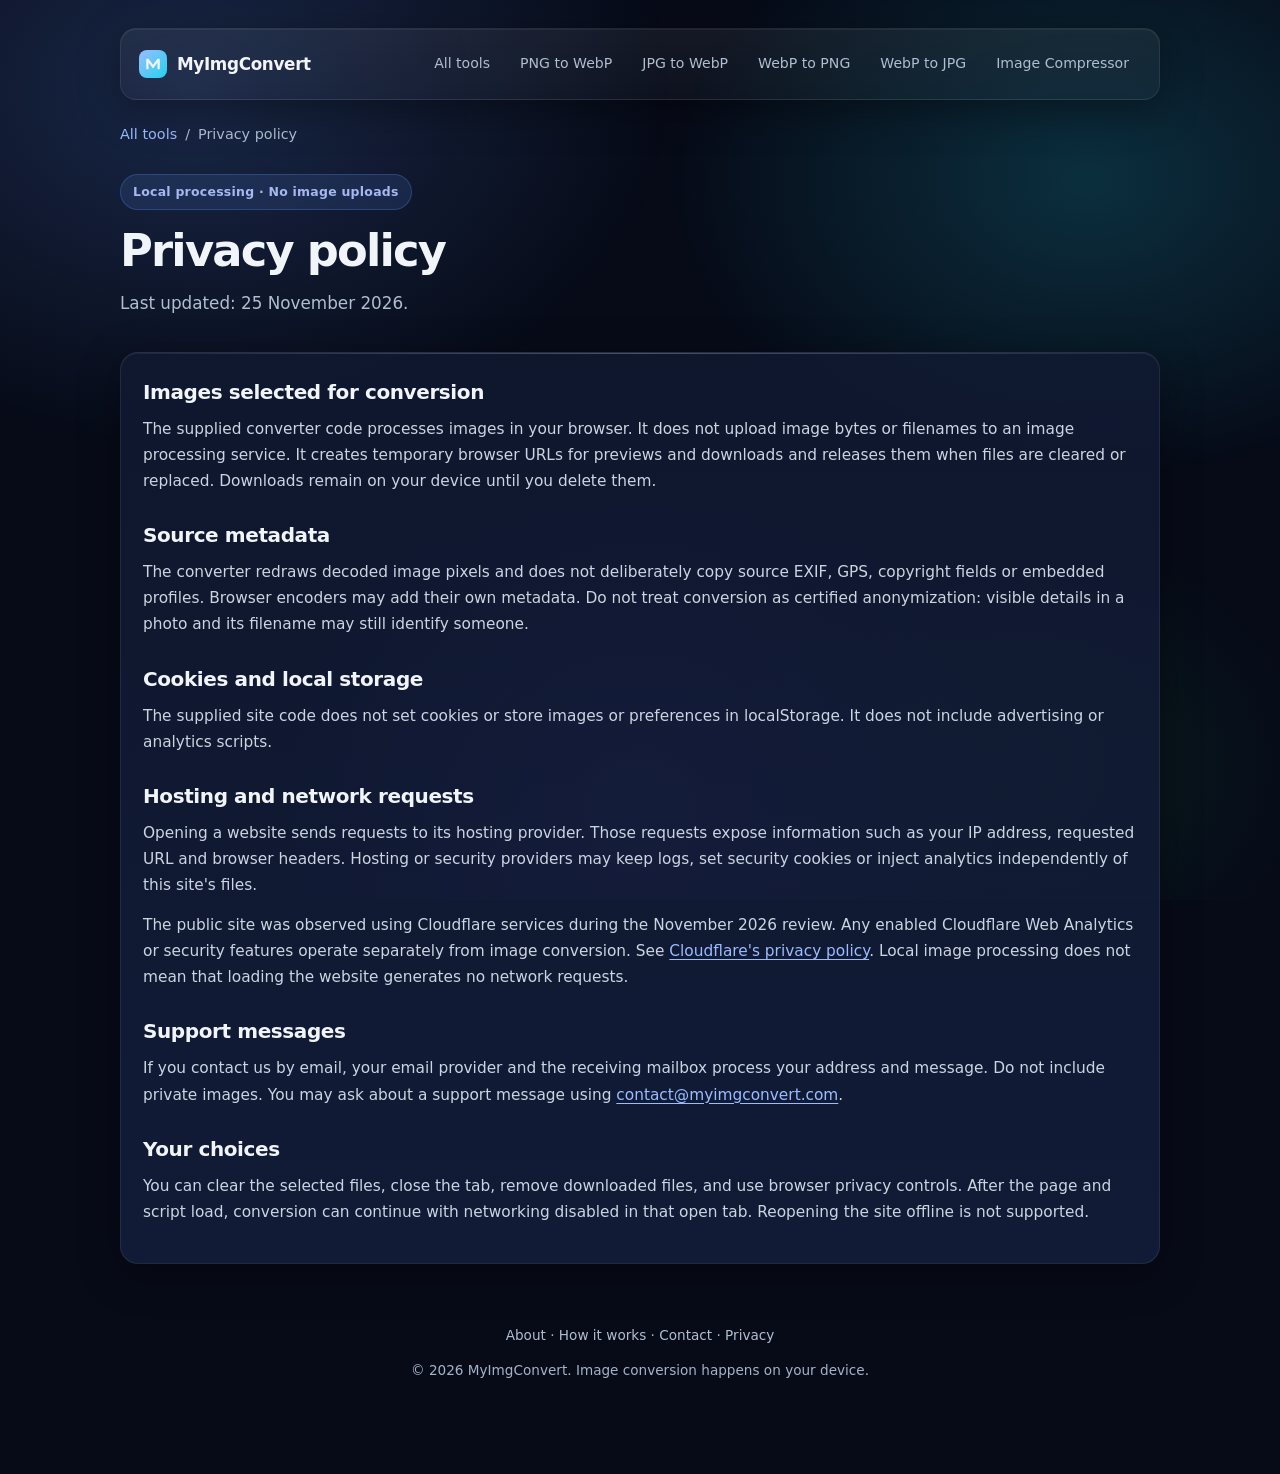
<file: privacy-policy.html>
<!doctype html>
<html lang="en"><head>
<meta charset="utf-8"><meta name="viewport" content="width=device-width,initial-scale=1">
<title>Privacy Policy — MyImgConvert</title><meta name="description" content="How MyImgConvert processes images locally, what the converter code stores, and how hosting, analytics and emailed support requests differ.">
<link rel="canonical" href="https://myimgconvert.com/privacy-policy.html"><meta name="robots" content="index,follow,max-image-preview:large">
<meta name="theme-color" content="#0e152e"><meta property="og:type" content="website">
<meta property="og:title" content="Privacy Policy — MyImgConvert"><meta property="og:description" content="How MyImgConvert processes images locally, what the converter code stores, and how hosting, analytics and emailed support requests differ.">
<meta property="og:url" content="https://myimgconvert.com/privacy-policy.html"><meta property="og:site_name" content="MyImgConvert">
<meta property="og:image" content="https://myimgconvert.com/og.png"><meta property="og:image:width" content="1200"><meta property="og:image:height" content="630"><meta property="og:image:alt" content="MyImgConvert — private image conversion">
<meta name="twitter:card" content="summary_large_image"><meta name="twitter:title" content="Privacy Policy — MyImgConvert"><meta name="twitter:description" content="How MyImgConvert processes images locally, what the converter code stores, and how hosting, analytics and emailed support requests differ."><meta name="twitter:image" content="https://myimgconvert.com/og.png">
<link rel="icon" href="/favicon.svg" type="image/svg+xml"><link rel="stylesheet" href="/style.css">
<script type="application/ld+json">{"@context": "https://schema.org", "@graph": [{"@type": "Organization", "@id": "https://myimgconvert.com/#organization", "name": "MyImgConvert", "url": "https://myimgconvert.com/"}, {"@type": "WebSite", "@id": "https://myimgconvert.com/#website", "name": "MyImgConvert", "url": "https://myimgconvert.com/", "publisher": {"@id": "https://myimgconvert.com/#organization"}}, {"@type": "WebPage", "@id": "https://myimgconvert.com/privacy-policy.html#webpage", "name": "Privacy Policy — MyImgConvert", "description": "How MyImgConvert processes images locally, what the converter code stores, and how hosting, analytics and emailed support requests differ.", "url": "https://myimgconvert.com/privacy-policy.html", "inLanguage": "en", "isPartOf": {"@id": "https://myimgconvert.com/#website"}, "dateModified": "2026-11-25", "breadcrumb": {"@id": "https://myimgconvert.com/privacy-policy.html#breadcrumb"}}, {"@type": "BreadcrumbList", "@id": "https://myimgconvert.com/privacy-policy.html#breadcrumb", "itemListElement": [{"@type": "ListItem", "position": 1, "name": "All tools", "item": "https://myimgconvert.com/"}, {"@type": "ListItem", "position": 2, "name": "Privacy policy", "item": "https://myimgconvert.com/privacy-policy.html"}]}]}</script>
</head><body>
<a class="skip-link" href="#main">Skip to main content</a><div class="container">
<header class="header"><a class="logo" href="/" aria-label="MyImgConvert home"><i aria-hidden="true"><svg width="18" height="18" viewBox="0 0 24 24" focusable="false"><path d="M3 19V5h3l6 8 6-8h3v14h-3V10l-6 8-6-8v9z" fill="currentColor"/></svg></i> MyImgConvert</a><nav class="nav" aria-label="Image tools"><a href="/">All tools</a><a href="/png-to-webp.html">PNG to WebP</a><a href="/jpg-to-webp.html">JPG to WebP</a><a href="/webp-to-png.html">WebP to PNG</a><a href="/webp-to-jpg.html">WebP to JPG</a><a href="/image-compressor.html">Image Compressor</a></nav></header>
<main id="main"><nav class="breadcrumbs" aria-label="Breadcrumb"><a href="/">All tools</a> <span aria-hidden="true">/</span> <span>Privacy policy</span></nav><section class="hero intro"><div><span class="badge">Local processing · No image uploads</span><h1>Privacy policy</h1><p class="lead">Last updated: 25 November 2026.</p></div></section>
<div class="card seo article">
<h2>Images selected for conversion</h2><p>The supplied converter code processes images in your browser. It does not upload image bytes or filenames to an image processing service. It creates temporary browser URLs for previews and downloads and releases them when files are cleared or replaced. Downloads remain on your device until you delete them.</p>
<h2>Source metadata</h2><p>The converter redraws decoded image pixels and does not deliberately copy source EXIF, GPS, copyright fields or embedded profiles. Browser encoders may add their own metadata. Do not treat conversion as certified anonymization: visible details in a photo and its filename may still identify someone.</p>
<h2>Cookies and local storage</h2><p>The supplied site code does not set cookies or store images or preferences in localStorage. It does not include advertising or analytics scripts.</p>
<h2>Hosting and network requests</h2><p>Opening a website sends requests to its hosting provider. Those requests expose information such as your IP address, requested URL and browser headers. Hosting or security providers may keep logs, set security cookies or inject analytics independently of this site's files.</p><p>The public site was observed using Cloudflare services during the November 2026 review. Any enabled Cloudflare Web Analytics or security features operate separately from image conversion. See <a href="https://www.cloudflare.com/privacypolicy/" rel="external">Cloudflare's privacy policy</a>. Local image processing does not mean that loading the website generates no network requests.</p>
<h2>Support messages</h2><p>If you contact us by email, your email provider and the receiving mailbox process your address and message. Do not include private images. You may ask about a support message using <a href="mailto:contact@myimgconvert.com">contact@myimgconvert.com</a>.</p>
<h2>Your choices</h2><p>You can clear the selected files, close the tab, remove downloaded files, and use browser privacy controls. After the page and script load, conversion can continue with networking disabled in that open tab. Reopening the site offline is not supported.</p></div></main>
<footer><nav aria-label="Information"><a href="/about.html">About</a> · <a href="/how-it-works.html">How it works</a> · <a href="/contact.html">Contact</a> · <a href="/privacy-policy.html">Privacy</a></nav><p>© 2026 MyImgConvert. Image conversion happens on your device.</p></footer>
</div></body></html>
</file>
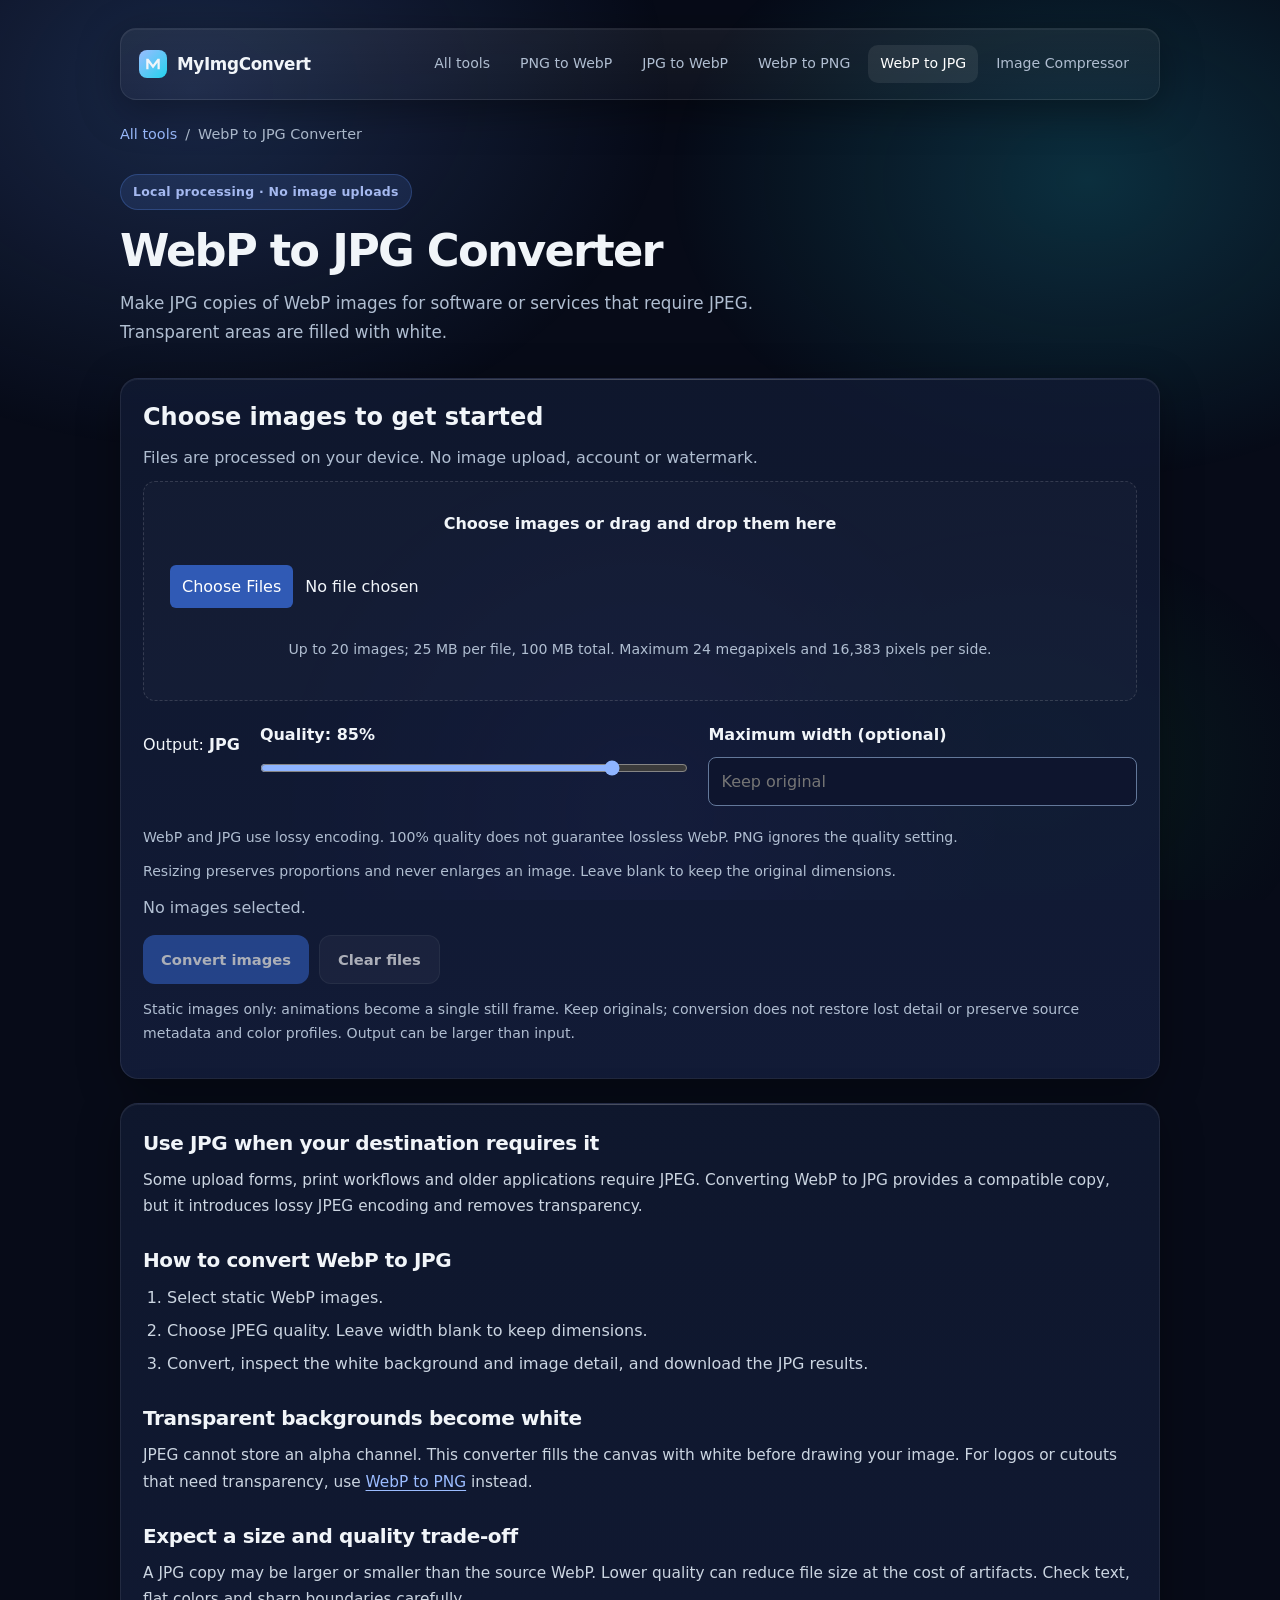
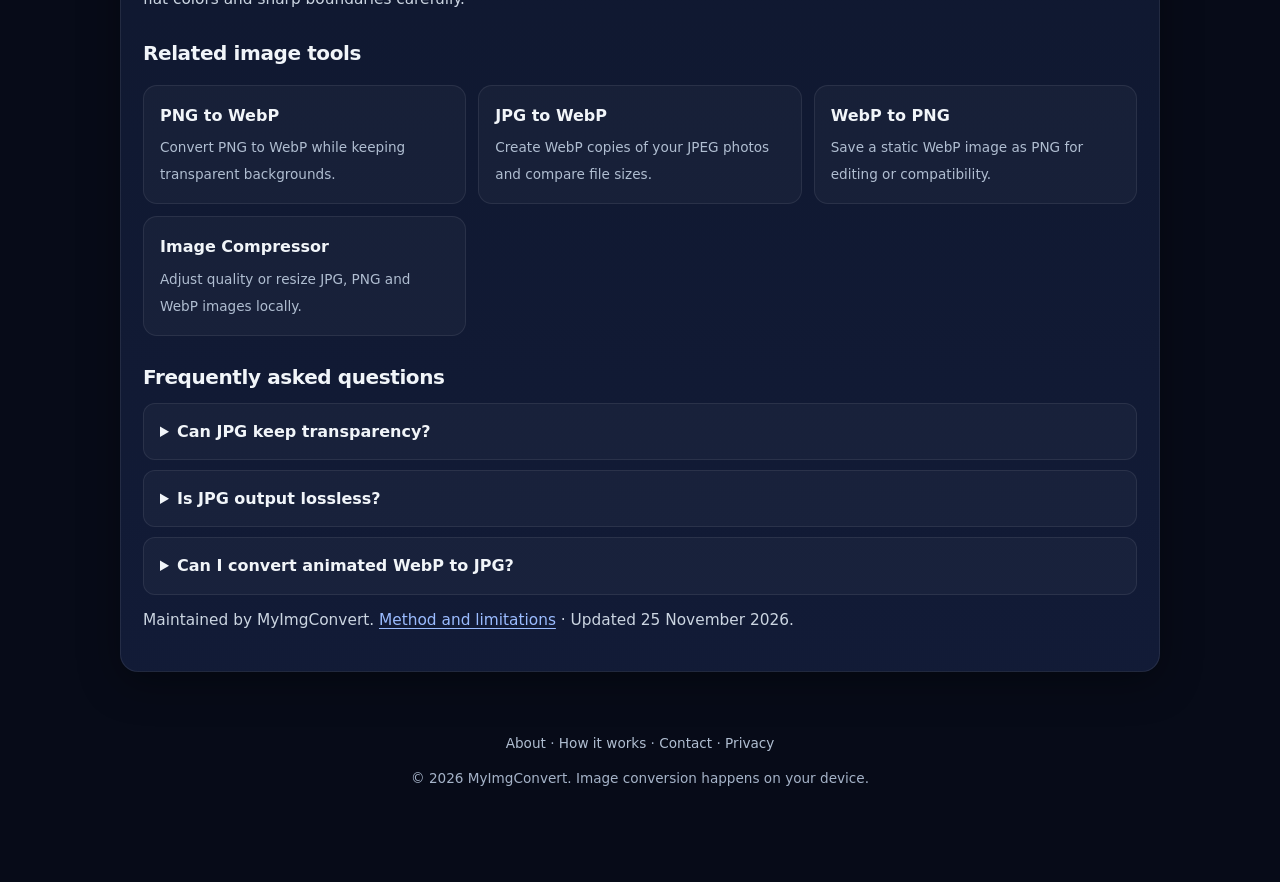
<file: webp-to-jpg.html>
<!doctype html>
<html lang="en"><head>
<meta charset="utf-8"><meta name="viewport" content="width=device-width,initial-scale=1">
<title>WebP to JPG Converter — Free &amp; Private | MyImgConvert</title><meta name="description" content="Convert WebP images to JPG locally. Choose JPEG quality, get white backgrounds for transparent areas, and download a batch as ZIP.">
<link rel="canonical" href="https://myimgconvert.com/webp-to-jpg.html"><meta name="robots" content="index,follow,max-image-preview:large">
<meta name="theme-color" content="#0e152e"><meta property="og:type" content="website">
<meta property="og:title" content="WebP to JPG Converter — Free &amp; Private | MyImgConvert"><meta property="og:description" content="Convert WebP images to JPG locally. Choose JPEG quality, get white backgrounds for transparent areas, and download a batch as ZIP.">
<meta property="og:url" content="https://myimgconvert.com/webp-to-jpg.html"><meta property="og:site_name" content="MyImgConvert">
<meta property="og:image" content="https://myimgconvert.com/og.png"><meta property="og:image:width" content="1200"><meta property="og:image:height" content="630"><meta property="og:image:alt" content="MyImgConvert — private image conversion">
<meta name="twitter:card" content="summary_large_image"><meta name="twitter:title" content="WebP to JPG Converter — Free &amp; Private | MyImgConvert"><meta name="twitter:description" content="Convert WebP images to JPG locally. Choose JPEG quality, get white backgrounds for transparent areas, and download a batch as ZIP."><meta name="twitter:image" content="https://myimgconvert.com/og.png">
<link rel="icon" href="/favicon.svg" type="image/svg+xml"><link rel="stylesheet" href="/style.css">
<script type="application/ld+json">{"@context": "https://schema.org", "@graph": [{"@type": "Organization", "@id": "https://myimgconvert.com/#organization", "name": "MyImgConvert", "url": "https://myimgconvert.com/"}, {"@type": "WebSite", "@id": "https://myimgconvert.com/#website", "name": "MyImgConvert", "url": "https://myimgconvert.com/", "publisher": {"@id": "https://myimgconvert.com/#organization"}}, {"@type": "WebPage", "@id": "https://myimgconvert.com/webp-to-jpg.html#webpage", "name": "WebP to JPG Converter — Free & Private | MyImgConvert", "description": "Convert WebP images to JPG locally. Choose JPEG quality, get white backgrounds for transparent areas, and download a batch as ZIP.", "url": "https://myimgconvert.com/webp-to-jpg.html", "inLanguage": "en", "isPartOf": {"@id": "https://myimgconvert.com/#website"}, "dateModified": "2026-11-25", "breadcrumb": {"@id": "https://myimgconvert.com/webp-to-jpg.html#breadcrumb"}, "mainEntity": {"@id": "https://myimgconvert.com/webp-to-jpg.html#application"}}, {"@type": "BreadcrumbList", "@id": "https://myimgconvert.com/webp-to-jpg.html#breadcrumb", "itemListElement": [{"@type": "ListItem", "position": 1, "name": "All tools", "item": "https://myimgconvert.com/"}, {"@type": "ListItem", "position": 2, "name": "WebP to JPG Converter", "item": "https://myimgconvert.com/webp-to-jpg.html"}]}, {"@type": "WebApplication", "@id": "https://myimgconvert.com/webp-to-jpg.html#application", "name": "WebP to JPG Converter", "url": "https://myimgconvert.com/webp-to-jpg.html", "description": "Convert WebP images to JPG locally. Choose JPEG quality, get white backgrounds for transparent areas, and download a batch as ZIP.", "applicationCategory": "MultimediaApplication", "operatingSystem": "Any", "browserRequirements": "Requires JavaScript and Canvas image encoding support", "isAccessibleForFree": true, "offers": {"@type": "Offer", "price": "0", "priceCurrency": "USD"}, "featureList": ["Local image processing", "Up to 20 images per batch", "Individual and ZIP downloads", "Optional resizing"]}]}</script>
</head><body data-format="image/jpeg">
<a class="skip-link" href="#main">Skip to main content</a><div class="container">
<header class="header"><a class="logo" href="/" aria-label="MyImgConvert home"><i aria-hidden="true"><svg width="18" height="18" viewBox="0 0 24 24" focusable="false"><path d="M3 19V5h3l6 8 6-8h3v14h-3V10l-6 8-6-8v9z" fill="currentColor"/></svg></i> MyImgConvert</a><nav class="nav" aria-label="Image tools"><a href="/">All tools</a><a href="/png-to-webp.html">PNG to WebP</a><a href="/jpg-to-webp.html">JPG to WebP</a><a href="/webp-to-png.html">WebP to PNG</a><a href="/webp-to-jpg.html" aria-current="page">WebP to JPG</a><a href="/image-compressor.html">Image Compressor</a></nav></header>
<main id="main"><nav class="breadcrumbs" aria-label="Breadcrumb"><a href="/">All tools</a> <span aria-hidden="true">/</span> <span>WebP to JPG Converter</span></nav><section class="hero intro"><div><span class="badge">Local processing · No image uploads</span><h1>WebP to JPG Converter</h1><p class="lead">Make JPG copies of WebP images for software or services that require JPEG. Transparent areas are filled with white.</p></div></section>
<section class="card tool-card" id="converter" aria-labelledby="tool-heading">
<h2 id="tool-heading">Choose images to get started</h2>
<p>Files are processed on your device. No image upload, account or watermark.</p>
<noscript><p class="notice">Conversion requires JavaScript. Enable it in your browser to use this tool. The instructions below are available without JavaScript.</p></noscript>
<div class="dropzone" id="dropzone">
<label for="fileInput">Choose images or drag and drop them here</label>
<input id="fileInput" type="file" accept="image/webp" multiple aria-describedby="file-limits">
<p id="file-limits">Up to 20 images; 25 MB per file, 100 MB total. Maximum 24 megapixels and 16,383 pixels per side.</p></div>
<div class="controls"><p>Output: <strong>JPG</strong></p>
<div><label for="quality">Quality: <output id="qualityVal" for="quality">85%</output></label><input id="quality" type="range" min="10" max="100" value="85" aria-describedby="quality-note"></div>
<div><label for="maxWidth">Maximum width (optional)</label><input id="maxWidth" type="number" min="1" max="16383" step="1" placeholder="Keep original" inputmode="numeric" aria-describedby="resize-note"></div></div>
<p id="quality-note">WebP and JPG use lossy encoding. 100% quality does not guarantee lossless WebP. PNG ignores the quality setting.</p>
<p id="resize-note">Resizing preserves proportions and never enlarges an image. Leave blank to keep the original dimensions.</p>
<p id="selection" role="status" aria-live="polite">No images selected.</p>
<div class="actions"><button class="btn" id="convertBtn" type="button" disabled>Convert images</button><button class="btn ghost" id="clearBtn" type="button" disabled>Clear files</button><button class="btn ghost" id="zipBtn" type="button" hidden>Download all as ZIP</button></div>
<p id="status" role="status" aria-live="polite" aria-atomic="true"></p>
<div id="results" class="results" role="region" aria-label="Converted image downloads"></div>
<p class="small">Static images only: animations become a single still frame. Keep originals; conversion does not restore lost detail or preserve source metadata and color profiles. Output can be larger than input.</p>
</section><div class="card seo article"><h2>Use JPG when your destination requires it</h2><p>Some upload forms, print workflows and older applications require JPEG. Converting WebP to JPG provides a compatible copy, but it introduces lossy JPEG encoding and removes transparency.</p>
<h2>How to convert WebP to JPG</h2><ol><li>Select static WebP images.</li><li>Choose JPEG quality. Leave width blank to keep dimensions.</li><li>Convert, inspect the white background and image detail, and download the JPG results.</li></ol>
<h2>Transparent backgrounds become white</h2><p>JPEG cannot store an alpha channel. This converter fills the canvas with white before drawing your image. For logos or cutouts that need transparency, use <a href="/webp-to-png.html">WebP to PNG</a> instead.</p>
<h2>Expect a size and quality trade-off</h2><p>A JPG copy may be larger or smaller than the source WebP. Lower quality can reduce file size at the cost of artifacts. Check text, flat colors and sharp boundaries carefully.</p><h2>Related image tools</h2><div class="tools-grid"><a class="tool-link" href="/png-to-webp.html"><b>PNG to WebP</b><span>Convert PNG to WebP while keeping transparent backgrounds.</span></a><a class="tool-link" href="/jpg-to-webp.html"><b>JPG to WebP</b><span>Create WebP copies of your JPEG photos and compare file sizes.</span></a><a class="tool-link" href="/webp-to-png.html"><b>WebP to PNG</b><span>Save a static WebP image as PNG for editing or compatibility.</span></a><a class="tool-link" href="/image-compressor.html"><b>Image Compressor</b><span>Adjust quality or resize JPG, PNG and WebP images locally.</span></a></div><section><h2>Frequently asked questions</h2><div class="faq"><details><summary>Can JPG keep transparency?</summary><p>No. JPG has no alpha channel. This tool uses a white background for transparent and partially transparent pixels.</p></details><details><summary>Is JPG output lossless?</summary><p>No. JPEG encoding is lossy, including at the highest quality setting. Keep the source WebP or choose PNG to avoid a further lossy encoding step.</p></details><details><summary>Can I convert animated WebP to JPG?</summary><p>The output is a single still frame. This tool cannot retain animation or export every frame.</p></details></div></section><p class="small">Maintained by MyImgConvert. <a href="/how-it-works.html">Method and limitations</a> · Updated 25 November 2026.</p></div></main>
<footer><nav aria-label="Information"><a href="/about.html">About</a> · <a href="/how-it-works.html">How it works</a> · <a href="/contact.html">Contact</a> · <a href="/privacy-policy.html">Privacy</a></nav><p>© 2026 MyImgConvert. Image conversion happens on your device.</p></footer>
</div><script src="/script.js" defer></script></body></html>
</file>
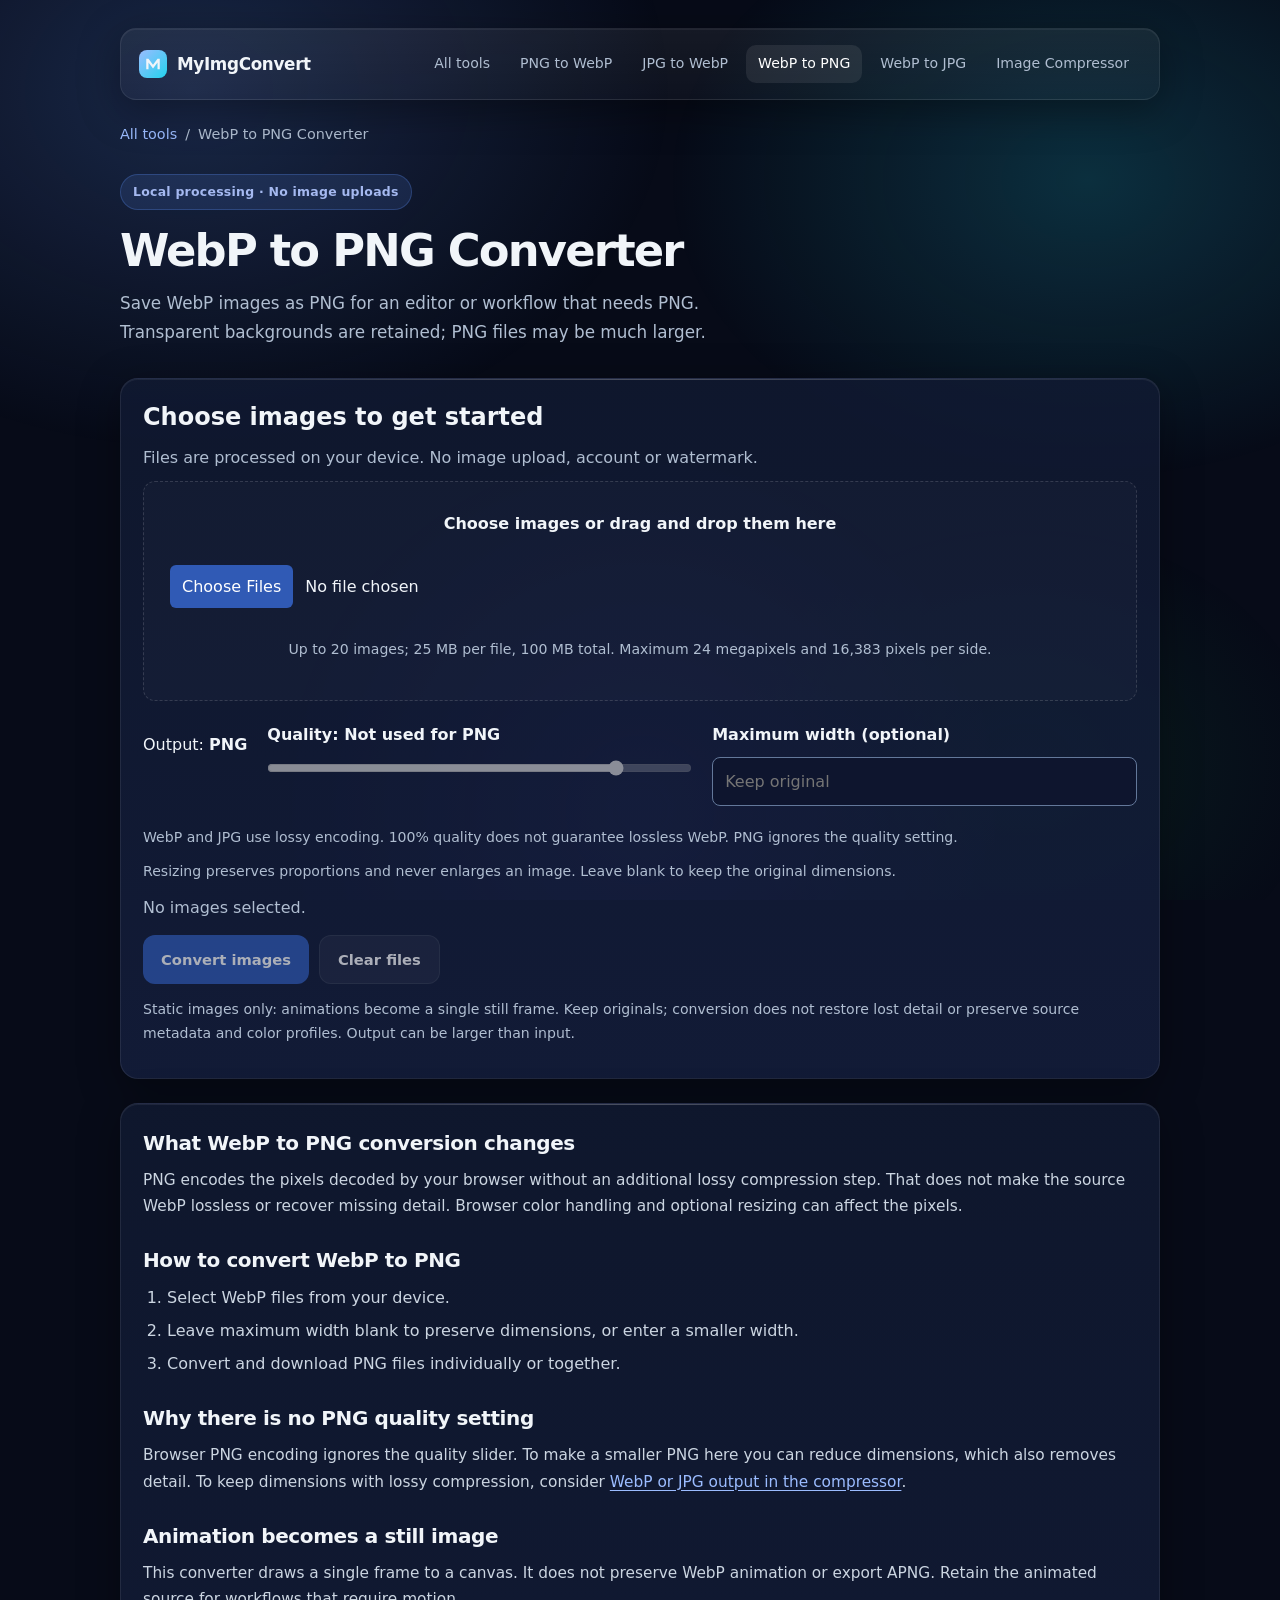
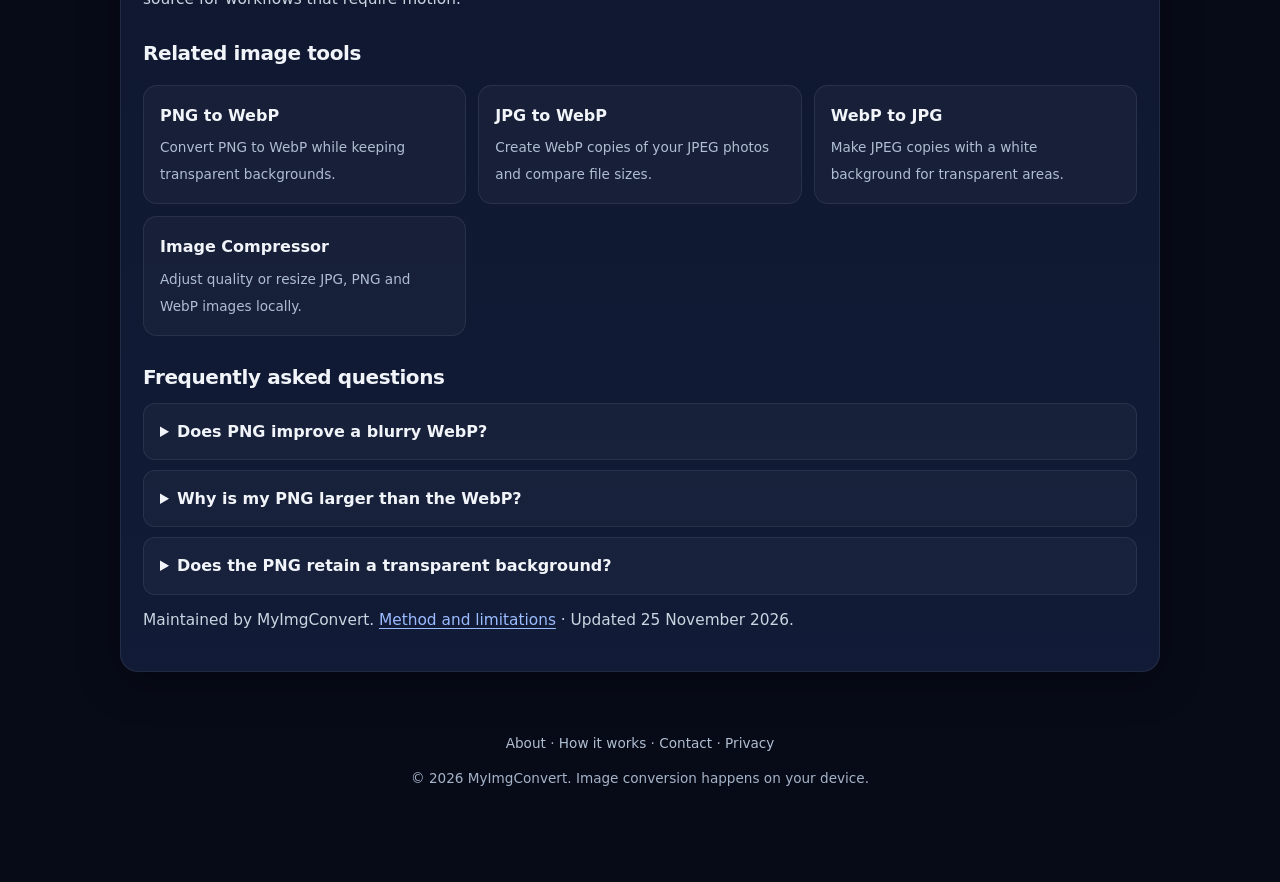
<file: webp-to-png.html>
<!doctype html>
<html lang="en"><head>
<meta charset="utf-8"><meta name="viewport" content="width=device-width,initial-scale=1">
<title>WebP to PNG Converter — Preserve Transparency | MyImgConvert</title><meta name="description" content="Convert static WebP images to PNG in your browser. Keep transparency, optionally resize, and download images or a ZIP without uploading files.">
<link rel="canonical" href="https://myimgconvert.com/webp-to-png.html"><meta name="robots" content="index,follow,max-image-preview:large">
<meta name="theme-color" content="#0e152e"><meta property="og:type" content="website">
<meta property="og:title" content="WebP to PNG Converter — Preserve Transparency | MyImgConvert"><meta property="og:description" content="Convert static WebP images to PNG in your browser. Keep transparency, optionally resize, and download images or a ZIP without uploading files.">
<meta property="og:url" content="https://myimgconvert.com/webp-to-png.html"><meta property="og:site_name" content="MyImgConvert">
<meta property="og:image" content="https://myimgconvert.com/og.png"><meta property="og:image:width" content="1200"><meta property="og:image:height" content="630"><meta property="og:image:alt" content="MyImgConvert — private image conversion">
<meta name="twitter:card" content="summary_large_image"><meta name="twitter:title" content="WebP to PNG Converter — Preserve Transparency | MyImgConvert"><meta name="twitter:description" content="Convert static WebP images to PNG in your browser. Keep transparency, optionally resize, and download images or a ZIP without uploading files."><meta name="twitter:image" content="https://myimgconvert.com/og.png">
<link rel="icon" href="/favicon.svg" type="image/svg+xml"><link rel="stylesheet" href="/style.css">
<script type="application/ld+json">{"@context": "https://schema.org", "@graph": [{"@type": "Organization", "@id": "https://myimgconvert.com/#organization", "name": "MyImgConvert", "url": "https://myimgconvert.com/"}, {"@type": "WebSite", "@id": "https://myimgconvert.com/#website", "name": "MyImgConvert", "url": "https://myimgconvert.com/", "publisher": {"@id": "https://myimgconvert.com/#organization"}}, {"@type": "WebPage", "@id": "https://myimgconvert.com/webp-to-png.html#webpage", "name": "WebP to PNG Converter — Preserve Transparency | MyImgConvert", "description": "Convert static WebP images to PNG in your browser. Keep transparency, optionally resize, and download images or a ZIP without uploading files.", "url": "https://myimgconvert.com/webp-to-png.html", "inLanguage": "en", "isPartOf": {"@id": "https://myimgconvert.com/#website"}, "dateModified": "2026-11-25", "breadcrumb": {"@id": "https://myimgconvert.com/webp-to-png.html#breadcrumb"}, "mainEntity": {"@id": "https://myimgconvert.com/webp-to-png.html#application"}}, {"@type": "BreadcrumbList", "@id": "https://myimgconvert.com/webp-to-png.html#breadcrumb", "itemListElement": [{"@type": "ListItem", "position": 1, "name": "All tools", "item": "https://myimgconvert.com/"}, {"@type": "ListItem", "position": 2, "name": "WebP to PNG Converter", "item": "https://myimgconvert.com/webp-to-png.html"}]}, {"@type": "WebApplication", "@id": "https://myimgconvert.com/webp-to-png.html#application", "name": "WebP to PNG Converter", "url": "https://myimgconvert.com/webp-to-png.html", "description": "Convert static WebP images to PNG in your browser. Keep transparency, optionally resize, and download images or a ZIP without uploading files.", "applicationCategory": "MultimediaApplication", "operatingSystem": "Any", "browserRequirements": "Requires JavaScript and Canvas image encoding support", "isAccessibleForFree": true, "offers": {"@type": "Offer", "price": "0", "priceCurrency": "USD"}, "featureList": ["Local image processing", "Up to 20 images per batch", "Individual and ZIP downloads", "Optional resizing"]}]}</script>
</head><body data-format="image/png">
<a class="skip-link" href="#main">Skip to main content</a><div class="container">
<header class="header"><a class="logo" href="/" aria-label="MyImgConvert home"><i aria-hidden="true"><svg width="18" height="18" viewBox="0 0 24 24" focusable="false"><path d="M3 19V5h3l6 8 6-8h3v14h-3V10l-6 8-6-8v9z" fill="currentColor"/></svg></i> MyImgConvert</a><nav class="nav" aria-label="Image tools"><a href="/">All tools</a><a href="/png-to-webp.html">PNG to WebP</a><a href="/jpg-to-webp.html">JPG to WebP</a><a href="/webp-to-png.html" aria-current="page">WebP to PNG</a><a href="/webp-to-jpg.html">WebP to JPG</a><a href="/image-compressor.html">Image Compressor</a></nav></header>
<main id="main"><nav class="breadcrumbs" aria-label="Breadcrumb"><a href="/">All tools</a> <span aria-hidden="true">/</span> <span>WebP to PNG Converter</span></nav><section class="hero intro"><div><span class="badge">Local processing · No image uploads</span><h1>WebP to PNG Converter</h1><p class="lead">Save WebP images as PNG for an editor or workflow that needs PNG. Transparent backgrounds are retained; PNG files may be much larger.</p></div></section>
<section class="card tool-card" id="converter" aria-labelledby="tool-heading">
<h2 id="tool-heading">Choose images to get started</h2>
<p>Files are processed on your device. No image upload, account or watermark.</p>
<noscript><p class="notice">Conversion requires JavaScript. Enable it in your browser to use this tool. The instructions below are available without JavaScript.</p></noscript>
<div class="dropzone" id="dropzone">
<label for="fileInput">Choose images or drag and drop them here</label>
<input id="fileInput" type="file" accept="image/webp" multiple aria-describedby="file-limits">
<p id="file-limits">Up to 20 images; 25 MB per file, 100 MB total. Maximum 24 megapixels and 16,383 pixels per side.</p></div>
<div class="controls"><p>Output: <strong>PNG</strong></p>
<div><label for="quality">Quality: <output id="qualityVal" for="quality">85%</output></label><input id="quality" type="range" min="10" max="100" value="85" aria-describedby="quality-note"></div>
<div><label for="maxWidth">Maximum width (optional)</label><input id="maxWidth" type="number" min="1" max="16383" step="1" placeholder="Keep original" inputmode="numeric" aria-describedby="resize-note"></div></div>
<p id="quality-note">WebP and JPG use lossy encoding. 100% quality does not guarantee lossless WebP. PNG ignores the quality setting.</p>
<p id="resize-note">Resizing preserves proportions and never enlarges an image. Leave blank to keep the original dimensions.</p>
<p id="selection" role="status" aria-live="polite">No images selected.</p>
<div class="actions"><button class="btn" id="convertBtn" type="button" disabled>Convert images</button><button class="btn ghost" id="clearBtn" type="button" disabled>Clear files</button><button class="btn ghost" id="zipBtn" type="button" hidden>Download all as ZIP</button></div>
<p id="status" role="status" aria-live="polite" aria-atomic="true"></p>
<div id="results" class="results" role="region" aria-label="Converted image downloads"></div>
<p class="small">Static images only: animations become a single still frame. Keep originals; conversion does not restore lost detail or preserve source metadata and color profiles. Output can be larger than input.</p>
</section><div class="card seo article"><h2>What WebP to PNG conversion changes</h2><p>PNG encodes the pixels decoded by your browser without an additional lossy compression step. That does not make the source WebP lossless or recover missing detail. Browser color handling and optional resizing can affect the pixels.</p>
<h2>How to convert WebP to PNG</h2><ol><li>Select WebP files from your device.</li><li>Leave maximum width blank to preserve dimensions, or enter a smaller width.</li><li>Convert and download PNG files individually or together.</li></ol>
<h2>Why there is no PNG quality setting</h2><p>Browser PNG encoding ignores the quality slider. To make a smaller PNG here you can reduce dimensions, which also removes detail. To keep dimensions with lossy compression, consider <a href="/image-compressor.html">WebP or JPG output in the compressor</a>.</p>
<h2>Animation becomes a still image</h2><p>This converter draws a single frame to a canvas. It does not preserve WebP animation or export APNG. Retain the animated source for workflows that require motion.</p><h2>Related image tools</h2><div class="tools-grid"><a class="tool-link" href="/png-to-webp.html"><b>PNG to WebP</b><span>Convert PNG to WebP while keeping transparent backgrounds.</span></a><a class="tool-link" href="/jpg-to-webp.html"><b>JPG to WebP</b><span>Create WebP copies of your JPEG photos and compare file sizes.</span></a><a class="tool-link" href="/webp-to-jpg.html"><b>WebP to JPG</b><span>Make JPEG copies with a white background for transparent areas.</span></a><a class="tool-link" href="/image-compressor.html"><b>Image Compressor</b><span>Adjust quality or resize JPG, PNG and WebP images locally.</span></a></div><section><h2>Frequently asked questions</h2><div class="faq"><details><summary>Does PNG improve a blurry WebP?</summary><p>No. PNG preserves the browser-decoded pixels without another lossy encoding step. It cannot undo earlier compression or blur.</p></details><details><summary>Why is my PNG larger than the WebP?</summary><p>PNG and WebP use different encoders. A lossy WebP photo can be much smaller than a PNG storing its decoded pixels.</p></details><details><summary>Does the PNG retain a transparent background?</summary><p>Yes, the output PNG retains the decoded alpha channel unless the input itself has no transparency.</p></details></div></section><p class="small">Maintained by MyImgConvert. <a href="/how-it-works.html">Method and limitations</a> · Updated 25 November 2026.</p></div></main>
<footer><nav aria-label="Information"><a href="/about.html">About</a> · <a href="/how-it-works.html">How it works</a> · <a href="/contact.html">Contact</a> · <a href="/privacy-policy.html">Privacy</a></nav><p>© 2026 MyImgConvert. Image conversion happens on your device.</p></footer>
</div><script src="/script.js" defer></script></body></html>
</file>
<file: style.css>
/* MyImgConvert v2 - Lightweight, SEO & Performance Optimized 2026 */
:root{
--bg:#070b18;
--bg2:#0e152e;
--card:#111a33cc;
--card2:#151f3fcc;
--border:rgba(255,255,255,.08);
--border2:rgba(255,255,255,.14);
--text:#f1f5f9;
--muted:#94a3b8;
--muted2:#64748b;
--primary:#5b8def;
--primary2:#3b6fe5;
--accent:#22d3ee;
--success:#22c55e;
--radius:18px;
--radius-sm:12px;
--shadow:0 10px 40px rgba(0,0,0,.35), inset 0 1px 0 rgba(255,255,255,.06);
--max:1080px;
}
*{margin:0;padding:0;box-sizing:border-box}
html{scroll-behavior:smooth;-webkit-font-smoothing:antialiased}
body{
  font-family: Inter, ui-sans-serif, system-ui, -apple-system, Segoe UI, Roboto, sans-serif;
  background: var(--bg);
  color:var(--text);
  line-height:1.7;
  min-height:100vh;
  overflow-x:hidden;
  position:relative;
}
/* Animated mesh background */
body::before{
  content:"";
  position:fixed;inset:-20%;
  z-index:-2;
  background:
   radial-gradient(800px 600px at 15% 10%, rgba(91,141,239,.22), transparent 60%),
   radial-gradient(700px 500px at 85% 20%, rgba(34,211,238,.18), transparent 60%),
   radial-gradient(600px 600px at 50% 90%, rgba(99,102,241,.18), transparent 60%),
   radial-gradient(500px 400px at 80% 85%, rgba(34,197,94,.10), transparent 60%);
  filter:blur(1px);
  animation: meshMove 18s ease-in-out infinite alternate;
}
@keyframes meshMove{
  0%{transform:translate(0,0) scale(1)}
  100%{transform:translate(-2%,2%) scale(1.05)}
}
body::after{
  content:"";
  position:fixed;inset:0;z-index:-1;pointer-events:none;
  background-image:url("data:image/svg+xml,%3Csvg viewBox='0 0 256 256' xmlns='http://www.w3.org/2000/svg'%3E%3Cfilter id='noise'%3E%3CfeTurbulence type='fractalNoise' baseFrequency='0.9' numOctaves='4' stitchTiles='stitch'/%3E%3C/filter%3E%3Crect width='100%25' height='100%25' filter='url(%23noise)' opacity='0.03'/%3E%3C/svg%3E");
}
a{color:var(--primary);text-decoration:none}
a:hover{color:var(--accent)}
.container{max-width:var(--max);margin:0 auto;padding:28px 20px 60px}
.header{
  display:flex;justify-content:space-between;align-items:center;
  padding:16px 18px;
  background:linear-gradient(180deg, rgba(255,255,255,.06), rgba(255,255,255,.03));
  border:1px solid var(--border);border-radius:16px;
  backdrop-filter: blur(14px);
  position:sticky;top:14px;z-index:50;
  box-shadow:var(--shadow);
}
.logo{font-weight:800;font-size:1.05rem;letter-spacing:-.02em;display:flex;gap:10px;align-items:center;color:var(--text)}
.logo i{width:28px;height:28px;border-radius:8px;background:linear-gradient(135deg,var(--primary),var(--accent));display:grid;place-items:center;font-style:normal;font-size:.9rem}
.nav{display:flex;gap:6px;flex-wrap:wrap;align-items:center}
.nav a{
  padding:7px 12px;border-radius:10px;
  color:var(--muted);font-size:.88rem;font-weight:500;
  transition:.2s;
}
.nav a:hover,.nav a.active{background:rgba(255,255,255,.07);color:var(--text)}
.hero{
  margin:38px 0 22px;
  display:grid;grid-template-columns:1.2fr .8fr;gap:22px;align-items:center;
}
@media(max-width:880px){.hero{grid-template-columns:1fr}}
.badge{
  display:inline-flex;align-items:center;gap:8px;
  font-size:.78rem;font-weight:600;letter-spacing:.02em;
  padding:6px 12px;border-radius:999px;
  background:rgba(91,141,239,.14);border:1px solid rgba(91,141,239,.28);color:#a5b9f0;
}
.badge .dot{width:7px;height:7px;border-radius:50%;background:var(--success);box-shadow:0 0 0 4px rgba(34,197,94,.2);animation:pulse 2s infinite}
@keyframes pulse{0%{box-shadow:0 0 0 0 rgba(34,197,94,.5)}70%{box-shadow:0 0 0 8px rgba(34,197,94,0)}100%{box-shadow:0 0 0 0 rgba(34,197,94,0)}}
h1{font-size:clamp(1.9rem,4vw,2.8rem);line-height:1.1;letter-spacing:-.04em;margin:14px 0 12px;font-weight:800}
h1 span{background:linear-gradient(90deg,var(--text),var(--primary) 60%, var(--accent));-webkit-background-clip:text;background-clip:text;color:transparent}
.lead{color:var(--muted);font-size:1.05rem;max-width:60ch}
.card{
  background:linear-gradient(180deg, var(--card), var(--card2));
  border:1px solid var(--border);
  border-radius:var(--radius);
  box-shadow:var(--shadow);
  backdrop-filter: blur(18px);
  overflow:hidden;
  position:relative;
}
.card::before{
  content:"";position:absolute;inset:0 0 auto 0;height:1px;
  background:linear-gradient(90deg, transparent, rgba(255,255,255,.2), transparent);
}
.tool-card{padding:22px}
.dropzone{
  border:1.5px dashed var(--border2);
  border-radius:var(--radius-sm);
  padding:28px 18px;
  display:grid;place-items:center;
  gap:12px;
  background:rgba(255,255,255,.02);
  transition:.25s;
  text-align:center;
}
.dropzone.drag{border-color:var(--primary);background:rgba(91,141,239,.08);transform:scale(1.01)}
.dropzone p{color:var(--muted);font-size:.9rem}
.btn{
  appearance:none;border:0;cursor:pointer;
  padding:11px 18px;border-radius:12px;
  font-weight:700;font-size:.92rem;
  background:linear-gradient(180deg,var(--primary),var(--primary2));
  color:white;
  box-shadow:0 6px 20px rgba(59,111,229,.35), inset 0 1px 0 rgba(255,255,255,.2);
  transition:.2s;
}
.btn:hover{transform:translateY(-1px);box-shadow:0 10px 26px rgba(59,111,229,.45)}
.btn:active{transform:translateY(0)}
.btn.ghost{background:rgba(255,255,255,.06);box-shadow:none;border:1px solid var(--border)}
.btn.ghost:hover{background:rgba(255,255,255,.1)}
.preview-wrap{margin-top:18px;display:grid;grid-template-columns:160px 1fr;gap:16px;align-items:start}
@media(max-width:600px){.preview-wrap{grid-template-columns:1fr}}
.preview-wrap img{width:100%;border-radius:12px;border:1px solid var(--border);background:#0a1020;aspect-ratio:1;object-fit:contain}
.meta{font-size:.85rem;color:var(--muted);display:flex;flex-direction:column;gap:6px}
.meta strong{color:var(--text)}
.hidden{display:none !important}
.seo{padding:26px 22px 8px}
.seo h2{font-size:1.25rem;margin:28px 0 10px;letter-spacing:-.02em}
.seo h3{font-size:1.05rem;margin:22px 0 8px;color:var(--text)}
.seo p{color:#cbd5e1;margin:0 0 14px;font-size:.96rem}
.seo ul{margin:0 0 16px 18px;color:#cbd5e1}
.seo li{margin:6px 0}
.table{width:100%;border-collapse:separate;border-spacing:0;margin:14px 0 18px;overflow:hidden;border-radius:12px;border:1px solid var(--border)}
.table th,.table td{padding:11px 14px;text-align:left;font-size:.9rem;border-bottom:1px solid var(--border)}
.table th{background:rgba(255,255,255,.04);font-weight:700;color:var(--text)}
.table tr:last-child td{border-bottom:0}
.kpis{display:grid;grid-template-columns:repeat(3,1fr);gap:12px;margin:16px 0}
@media(max-width:700px){.kpis{grid-template-columns:1fr}}
.kpi{padding:14px;border-radius:12px;background:rgba(255,255,255,.04);border:1px solid var(--border)}
.kpi b{display:block;font-size:1.3rem}
.tools-grid{display:grid;grid-template-columns:repeat(3,1fr);gap:12px;margin:18px 0}
@media(max-width:900px){.tools-grid{grid-template-columns:repeat(2,1fr)}}
@media(max-width:520px){.tools-grid{grid-template-columns:1fr}}
.tool-link{
  padding:16px;border-radius:14px;
  background:rgba(255,255,255,.03);border:1px solid var(--border);
  transition:.2s;display:block;
}
.tool-link:hover{background:rgba(255,255,255,.06);border-color:var(--border2);transform:translateY(-2px)}
.tool-link b{color:var(--text);display:block;margin-bottom:4px}
.tool-link span{color:var(--muted);font-size:.85rem}
.faq{display:grid;gap:10px;margin:12px 0}
.faq details{padding:14px 16px;border-radius:12px;background:rgba(255,255,255,.03);border:1px solid var(--border)}
.faq summary{cursor:pointer;font-weight:600;color:var(--text);list-style:none}
.faq summary::-webkit-details-marker{display:none}
.faq details[open]{background:rgba(255,255,255,.05)}
.faq p{margin-top:10px}
footer{margin-top:36px;padding:22px;color:var(--muted2);font-size:.85rem;text-align:center}
footer a{color:var(--muted)}
.progress{height:4px;background:rgba(255,255,255,.06);border-radius:999px;overflow:hidden;margin:12px 0}
.progress i{display:block;height:100%;background:linear-gradient(90deg,var(--primary),var(--accent));width:0%;transition:.4s}
/* animations */
.reveal{animation: reveal .6s ease both}
@keyframes reveal{from{opacity:0;transform:translateY(12px)}to{opacity:1;transform:translateY(0)}}
.shimmer{position:relative;overflow:hidden}
.shimmer::after{content:"";position:absolute;inset:0;transform:translateX(-100%);background:linear-gradient(90deg,transparent,rgba(255,255,255,.08),transparent);animation:shimmer 2.2s infinite}
@keyframes shimmer{100%{transform:translateX(100%)}}

/* Accessible controls and static backgrounds; no hidden content or ongoing animation. */
:root{--muted:#b0bed1;--muted2:#a5b3c8;--primary:#9bbcff}
body::before{animation:none;filter:none;inset:0}
body::after{display:none}
.header{position:relative;top:auto;flex-wrap:wrap;gap:16px;backdrop-filter:none}
.card{backdrop-filter:none}
.badge .dot,.reveal,.shimmer::after{animation:none}
.shimmer::after{display:none}
.intro{grid-template-columns:1fr;margin:28px 0 22px}
main{min-width:0}
h1{line-height:1.2}
h2{line-height:1.35}
h3{line-height:1.4}
p{margin:10px 0}
.seo ol{margin:0 0 18px 24px;color:#cbd5e1}
.seo a:not(.tool-link){text-decoration:underline;text-underline-offset:3px}
.tool-card>p{color:var(--muted)}
.tool-card h2{margin-bottom:8px}
.controls{display:flex;flex-wrap:wrap;gap:20px;margin:20px 0}
.controls>div{flex:1 1 200px;min-width:0}
label{display:block;margin:0 0 8px;font-weight:600}
input,select,button{font:inherit;max-width:100%}
input[type=number],select{width:100%;padding:10px 12px;color:var(--text);background:#0e152e;border:1px solid #63789a;border-radius:8px}
input[type=range]{width:100%;accent-color:#8eb4ff}
input[type=file]{width:100%;padding:8px;color:var(--text)}
input[type=file]::file-selector-button{font:inherit;margin-right:12px;padding:8px 12px;background:#305ab5;color:white;border:0;border-radius:6px;cursor:pointer}
input:disabled,select:disabled{opacity:.65}
.actions{display:flex;flex-wrap:wrap;gap:10px;margin:14px 0}
.btn{display:inline-block;background:#305ab5;color:#fff;overflow-wrap:anywhere;text-align:center}
.btn:hover,.btn.ghost:hover{color:white}
.btn:disabled{opacity:.65;cursor:default;transform:none;box-shadow:none}
[hidden]{display:none!important}
:focus-visible{outline:3px solid #fcd34d;outline-offset:4px}
.skip-link{position:absolute;left:16px;top:-100px;z-index:100;background:#fff;color:#111;padding:10px 18px}
.skip-link:focus{top:10px}
.breadcrumbs{display:flex;flex-wrap:wrap;gap:8px;font-size:.9rem;margin-top:22px;color:var(--muted)}
.nav a[aria-current=page]{background:rgba(255,255,255,.08);color:white}
.table-wrap{max-width:100%;overflow-x:auto}
.table caption{text-align:left;padding:8px;color:var(--muted)}
.table th[scope=row]{font-weight:600}
.table td,.table th{vertical-align:top}
.small,#file-limits,#quality-note,#resize-note{font-size:.88rem;color:var(--muted)}
.notice{background:#30291b;border:1px solid #ae8b3c;padding:12px;border-radius:8px;color:#ffedb5;overflow-wrap:anywhere}
.article{margin-top:24px;padding-bottom:24px}
.article>h2:first-child{margin-top:0}
.result{display:grid;grid-template-columns:160px minmax(0,1fr);gap:18px;border-top:1px solid var(--border2);padding:20px 0}
.result img{width:160px;height:160px;object-fit:contain;background-color:#e1e1e1;background-image:conic-gradient(#aaa 25%,transparent 0 50%,#aaa 0 75%,transparent 0);background-size:20px 20px;border:1px solid #63789a;border-radius:8px}
.result h3,.result p,#selection{overflow-wrap:anywhere}
.result p{color:var(--muted)}
footer nav{line-height:2}
.faq summary{list-style:revert}
.faq summary::-webkit-details-marker{display:revert}
@media(max-width:600px){.container{padding:14px 12px 35px}.header{padding:14px}.nav{gap:2px}.nav a{padding:8px}.tool-card,.seo{padding:18px}.hero{margin-top:22px}.result{grid-template-columns:1fr}.table th,.table td{padding:8px}.controls{gap:14px}}
@media(prefers-reduced-motion:reduce){*,*::before,*::after{animation:none!important;transition:none!important;scroll-behavior:auto!important}}
</file>
